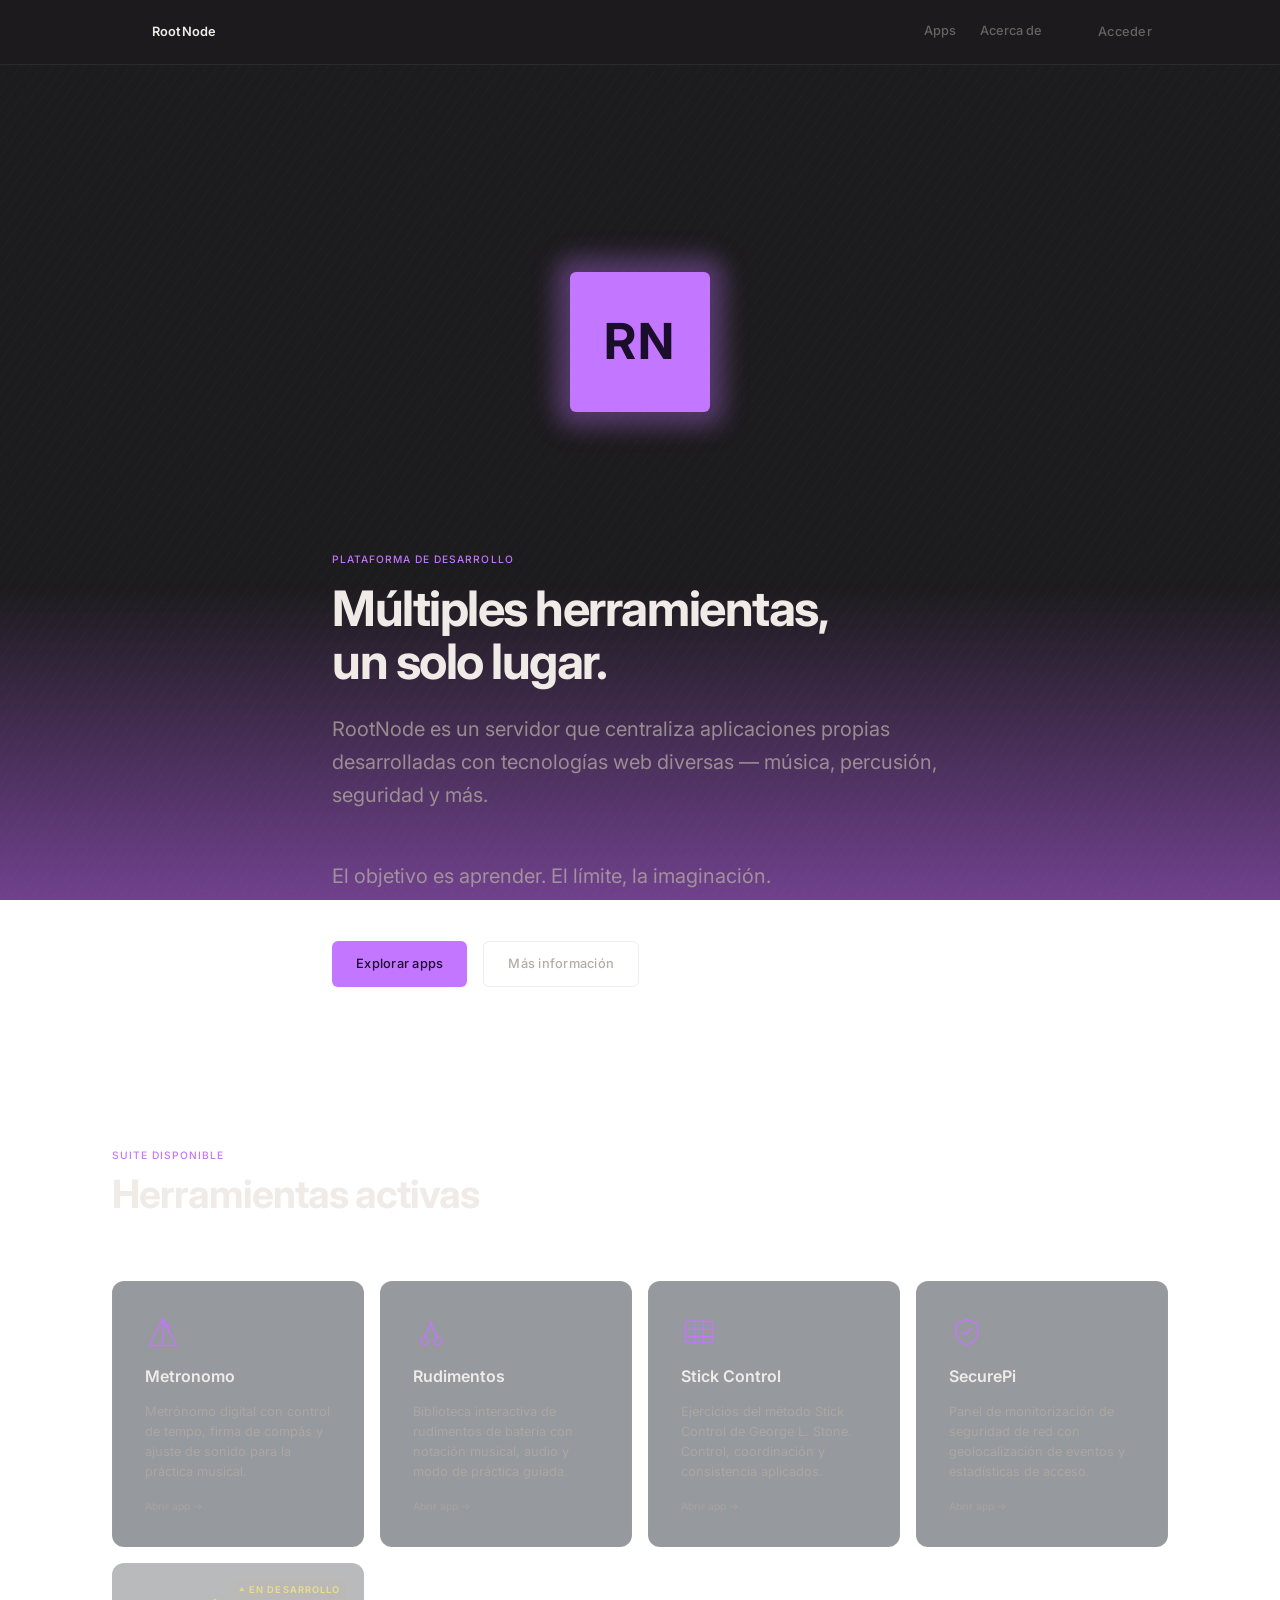
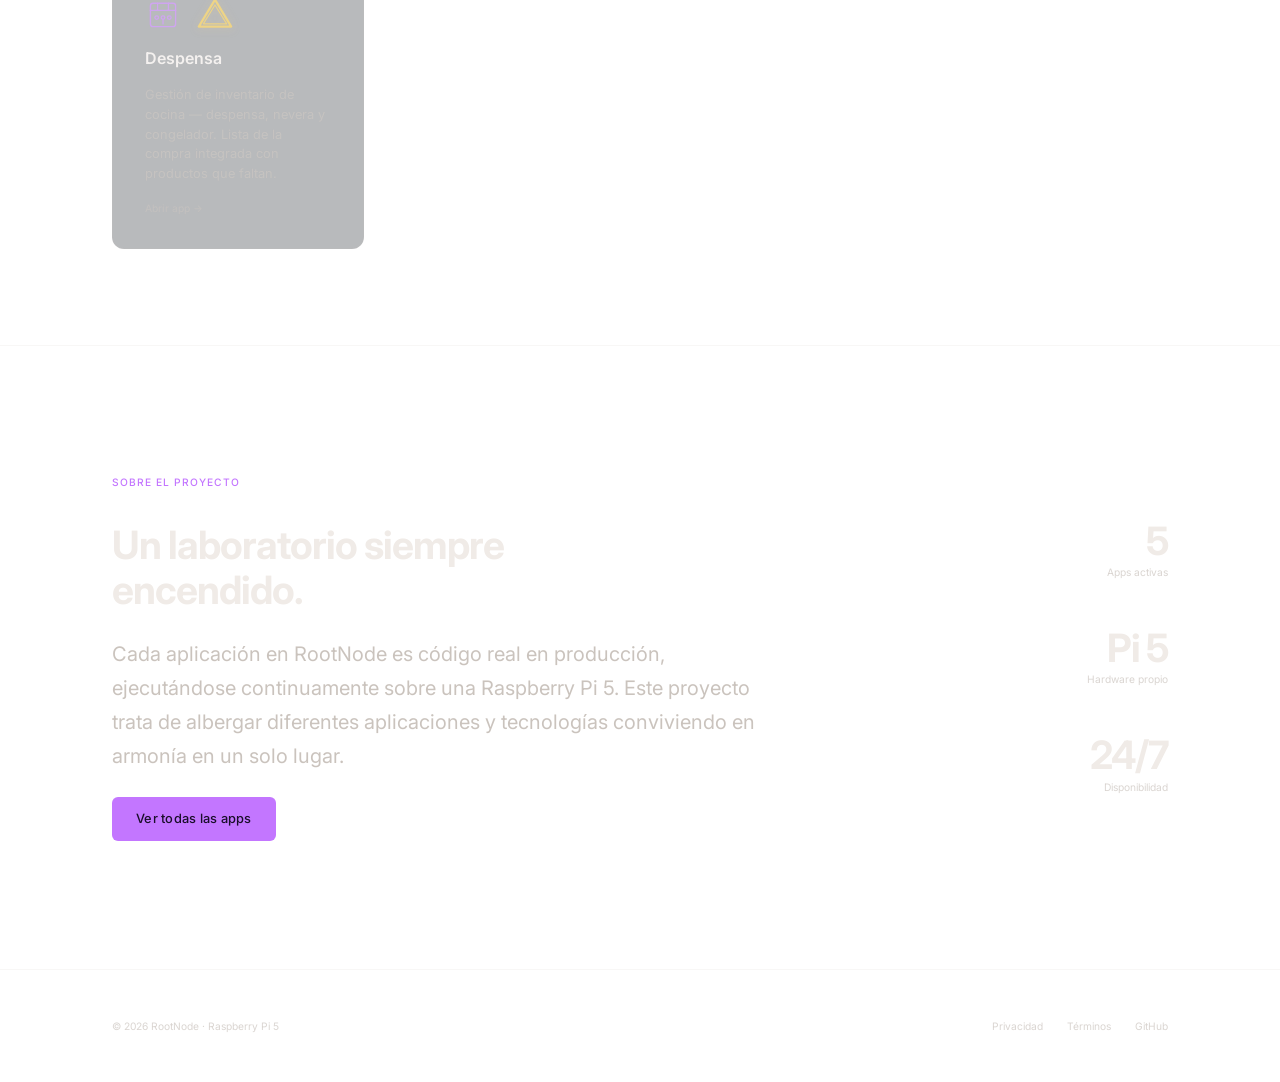
<file: index.html>
<!DOCTYPE html>
<html lang="es">
<head>
  <meta charset="UTF-8" />
  <meta name="viewport" content="width=device-width, initial-scale=1.0" />
  <meta name="description" content="RootNode — Plataforma personal de aplicaciones desarrolladas con tecnologías diversas, alojada en Raspberry Pi 5." />
  <title>RootNode</title>
  <link rel="icon" type="image/svg+xml" href="data:image/svg+xml,%3Csvg xmlns='http://www.w3.org/2000/svg' viewBox='0 0 32 32'%3E%3Crect width='32' height='32' rx='6' fill='%23c376ff'/%3E%3Ctext x='16' y='22' text-anchor='middle' font-family='Inter,Arial,sans-serif' font-weight='700' font-size='13' fill='%231a0e2a' letter-spacing='0.5'%3ERN%3C/text%3E%3C/svg%3E" />
  <link rel="preconnect" href="https://fonts.googleapis.com" />
  <link rel="preconnect" href="https://fonts.gstatic.com" crossorigin />
  <link href="https://fonts.googleapis.com/css2?family=Inter:wght@400;500;700&display=swap" rel="stylesheet" />
  <link rel="stylesheet" href="home/home.css" />
</head>
<body>

  <!-- ── Navigation ── -->
  <header class="nav" role="banner">
    <div class="nav__inner">
      <a href="/" class="nav__logo" aria-label="RootNode — inicio">
        <span class="nav__logo-mark" aria-hidden="true">RN</span>
        <span class="nav__logo-name">RootNode</span>
      </a>
      <nav class="nav__links" aria-label="Navegación principal">
        <a href="#apps" class="nav__link">Apps</a>
        <a href="#acerca" class="nav__link">Acerca de</a>
      </nav>
      <a href="#apps" class="btn btn--ghost nav__login">Acceder</a>
      <button class="nav__toggle" aria-label="Abrir menú" aria-expanded="false" aria-controls="nav-mobile">
        <span></span><span></span><span></span>
      </button>
    </div>
    <div class="nav__mobile" id="nav-mobile">
      <a href="#apps" class="nav__mobile-link">Apps</a>
      <a href="#acerca" class="nav__mobile-link">Acerca</a>
    </div>
  </header>

  <!-- Morph logo — JS animates from center to nav -->
  <div class="logo-morph" id="logo-morph" aria-hidden="true">RN</div>

  <main>

    <!-- ── Hero ── -->
    <section class="hero" aria-labelledby="hero-h1">
      <div class="hero__wrap">
        <p class="eyebrow">Plataforma de desarrollo</p>
        <h1 class="hero__title" id="hero-h1">Múltiples herramientas,<br>un solo lugar.</h1>
        <p class="hero__sub">
          RootNode es un servidor que centraliza
          aplicaciones propias desarrolladas con tecnologías web diversas — música,
          percusión, seguridad y más.
        </p>
        <p class="hero__sub"> El objetivo es aprender. El límite, la imaginación.</p>
        <div class="hero__actions">
          <a href="#apps" class="btn btn--primary">Explorar apps</a>
          <a href="#acerca" class="btn btn--outline">Más información</a>
        </div>
      </div>
    </section>

    <!-- ── Apps ── -->
    <section class="apps-sec" id="apps" aria-labelledby="apps-h2">
      <div class="container">
        <header class="section-head">
          <p class="eyebrow">Suite disponible</p>
          <h2 class="section-title" id="apps-h2">Herramientas activas</h2>
        </header>
        <div class="apps-grid">

          <a class="app-card" href="/metronomo/" aria-label="Abrir Metronomo">
            <svg class="app-card__icon" viewBox="0 0 40 40" fill="none" stroke="currentColor" stroke-width="1.5" stroke-linecap="round" stroke-linejoin="round" aria-hidden="true">
              <polygon points="20,5 35,35 5,35"/>
              <line x1="20" y1="5" x2="20" y2="35"/>
              <line x1="20" y1="13" x2="28" y2="13"/>
              <circle cx="26" cy="20" r="1.5" fill="currentColor" stroke="none"/>
            </svg>
            <h3 class="app-card__title">Metronomo</h3>
            <p class="app-card__desc">Metrónomo digital con control de tempo, firma de compás y ajuste de sonido para la práctica musical.</p>
            <span class="app-card__cta" aria-hidden="true">Abrir app →</span>
          </a>

          <a class="app-card" href="/rudimentos/" aria-label="Abrir Rudimentos">
            <svg class="app-card__icon" viewBox="0 0 40 40" fill="none" stroke="currentColor" stroke-width="1.5" stroke-linecap="round" aria-hidden="true">
              <circle cx="13" cy="30" r="4"/>
              <circle cx="27" cy="30" r="4"/>
              <line x1="13" y1="26" x2="21" y2="9"/>
              <line x1="27" y1="26" x2="19" y2="9"/>
            </svg>
            <h3 class="app-card__title">Rudimentos</h3>
            <p class="app-card__desc">Biblioteca interactiva de rudimentos de batería con notación musical, audio y modo de práctica guiada.</p>
            <span class="app-card__cta" aria-hidden="true">Abrir app →</span>
          </a>

          <a class="app-card" href="/stick-control/" aria-label="Abrir Stick Control">
            <svg class="app-card__icon" viewBox="0 0 40 40" fill="none" stroke="currentColor" stroke-width="1.5" stroke-linecap="round" aria-hidden="true">
              <rect x="5" y="8" width="30" height="24" rx="3"/>
              <line x1="5" y1="17" x2="35" y2="17"/>
              <line x1="5" y1="25" x2="35" y2="25"/>
              <line x1="15" y1="8" x2="15" y2="32"/>
              <line x1="25" y1="8" x2="25" y2="32"/>
            </svg>
            <h3 class="app-card__title">Stick Control</h3>
            <p class="app-card__desc">Ejercicios del método Stick Control de George L. Stone. Control, coordinación y consistencia aplicados.</p>
            <span class="app-card__cta" aria-hidden="true">Abrir app →</span>
          </a>

          <a class="app-card" href="/seguridad/" aria-label="Abrir SecurePi">
            <svg class="app-card__icon" viewBox="0 0 40 40" fill="none" stroke="currentColor" stroke-width="1.5" stroke-linecap="round" stroke-linejoin="round" aria-hidden="true">
              <path d="M20 6L32 11V22C32 29 20 35 20 35C20 35 8 29 8 22V11Z"/>
              <polyline points="15,20 18,23 25,16"/>
            </svg>
            <h3 class="app-card__title">SecurePi</h3>
            <p class="app-card__desc">Panel de monitorización de seguridad de red con geolocalización de eventos y estadísticas de acceso.</p>
            <span class="app-card__cta" aria-hidden="true">Abrir app →</span>
          </a>

          <a class="app-card app-card--wip" href="/despensa/" aria-label="Abrir Despensa">
            <span class="app-card__wip" aria-label="Aplicación en desarrollo">En desarrollo</span>
            <div class="app-card__icon-row">
              <svg class="app-card__icon" viewBox="0 0 40 40" fill="none" stroke="currentColor" stroke-width="1.5" stroke-linecap="round" stroke-linejoin="round" aria-hidden="true">
                <rect x="6" y="8" width="28" height="26" rx="3"/>
                <line x1="6" y1="16" x2="34" y2="16"/>
                <line x1="14" y1="8" x2="14" y2="16"/>
                <line x1="26" y1="8" x2="26" y2="16"/>
                <circle cx="13" cy="24" r="2"/>
                <circle cx="20" cy="24" r="2"/>
                <circle cx="27" cy="24" r="2"/>
                <line x1="20" y1="26" x2="20" y2="31"/>
              </svg>
              <svg class="app-card__yield" viewBox="0 0 40 40" fill="none" xmlns="http://www.w3.org/2000/svg" aria-hidden="true">
                <polygon points="20,4 2,34 38,34" fill="none" stroke="#f0c030" stroke-width="2.5" stroke-linejoin="round"/>
                <polygon points="20,10 7,31 33,31" fill="none" stroke="#f0c030" stroke-width="1.2" stroke-linejoin="round"/>
              </svg>
            </div>
            <h3 class="app-card__title">Despensa</h3>
            <p class="app-card__desc">Gestión de inventario de cocina — despensa, nevera y congelador. Lista de la compra integrada con productos que faltan.</p>
            <span class="app-card__cta" aria-hidden="true">Abrir app →</span>
          </a>

        </div>
      </div>
    </section>

    <!-- ── About / Final CTA ── -->
    <section class="about-sec" id="acerca" aria-labelledby="about-h2">
      <div class="container">
        <div class="about-inner">
          <div class="about-text">
            <p class="eyebrow">Sobre el proyecto</p>
            <h2 class="section-title" id="about-h2">Un laboratorio siempre<br>encendido.</h2>
            <p class="about-body">
              Cada aplicación en RootNode es código real en producción, ejecutándose
              continuamente sobre una Raspberry Pi 5. Este proyecto trata de albergar
              diferentes aplicaciones y tecnologías conviviendo en armonía en un solo lugar.
            </p>
            <a href="#apps" class="btn btn--primary">Ver todas las apps</a>
          </div>
          <div class="about-stats" aria-label="Estadísticas del proyecto">
            <div class="stat">
              <span class="stat__num">5</span>
              <span class="stat__label">Apps activas</span>
            </div>
            <div class="stat">
              <span class="stat__num">Pi&nbsp;5</span>
              <span class="stat__label">Hardware propio</span>
            </div>
            <div class="stat">
              <span class="stat__num">24/7</span>
              <span class="stat__label">Disponibilidad</span>
            </div>
          </div>
        </div>
      </div>
    </section>

  </main>

  <!-- ── Footer ── -->
  <footer class="footer" role="contentinfo">
    <div class="container footer__inner">
      <p class="footer__copy">© 2026 RootNode · Raspberry Pi 5</p>
      <nav class="footer__links" aria-label="Navegación de pie de página">
        <a href="#" class="footer__link">Privacidad</a>
        <a href="#" class="footer__link">Términos</a>
        <a href="#" class="footer__link">GitHub</a>
      </nav>
    </div>
  </footer>

  <script src="js/app.js" defer></script>

</body>
</html>
</file>
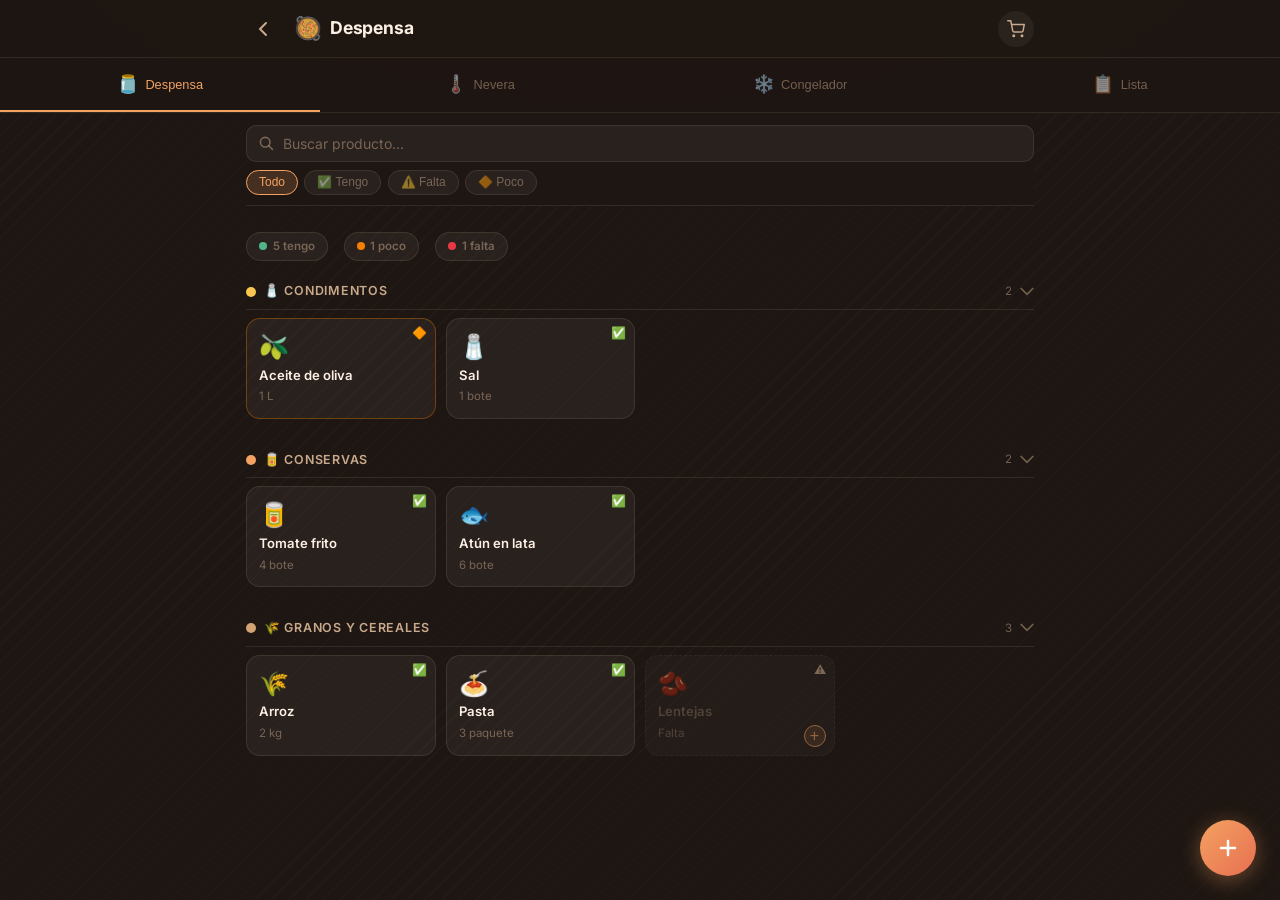
<file: despensa/index.html>
<!DOCTYPE html>
<html lang="es">
<head>
  <meta charset="UTF-8" />
  <meta name="viewport" content="width=device-width, initial-scale=1.0" />
  <meta name="description" content="Despensa — Gestión de inventario de cocina y lista de la compra." />
  <title>Despensa · RootNode</title>
  <link rel="icon" type="image/svg+xml" href="data:image/svg+xml,%3Csvg xmlns='http://www.w3.org/2000/svg' viewBox='0 0 32 32'%3E%3Crect width='32' height='32' rx='6' fill='%23f4a261'/%3E%3Ctext x='16' y='22' text-anchor='middle' font-family='Inter,Arial,sans-serif' font-weight='700' font-size='18' fill='%231a0e0a'%3E🥘%3C/text%3E%3C/svg%3E" />
  <link rel="preconnect" href="https://fonts.googleapis.com" />
  <link rel="preconnect" href="https://fonts.gstatic.com" crossorigin />
  <link href="https://fonts.googleapis.com/css2?family=Inter:wght@400;500;600;700&display=swap" rel="stylesheet" />
  <link rel="stylesheet" href="css/styles.css" />
</head>
<body>

  <!-- ── Header ── -->
  <header class="header">
    <div class="header__inner">
      <a href="/" class="header__back" aria-label="Volver a RootNode">
        <svg viewBox="0 0 20 20" fill="none" stroke="currentColor" stroke-width="2" stroke-linecap="round"><path d="M12 4L6 10l6 6"/></svg>
      </a>
      <div class="header__brand">
        <span class="header__icon" aria-hidden="true">🥘</span>
        <span class="header__title">Despensa</span>
      </div>
      <button class="btn--icon" id="btn-shopping-mode" title="Modo compra" aria-label="Activar modo compra">
        <svg viewBox="0 0 24 24" fill="none" stroke="currentColor" stroke-width="2" stroke-linecap="round" stroke-linejoin="round"><circle cx="9" cy="21" r="1"/><circle cx="20" cy="21" r="1"/><path d="M1 1h4l2.68 13.39a2 2 0 0 0 2 1.61h9.72a2 2 0 0 0 2-1.61L23 6H6"/></svg>
      </button>
    </div>
  </header>

  <!-- ── Zone Tabs ── -->
  <nav class="zone-tabs" role="tablist" aria-label="Zonas de almacenamiento">
    <button class="zone-tab active" role="tab" aria-selected="true"  data-zone="despensa"   aria-controls="panel-despensa">
      <span class="zone-tab__icon" aria-hidden="true">🫙</span>
      <span>Despensa</span>
    </button>
    <button class="zone-tab" role="tab" aria-selected="false" data-zone="nevera"    aria-controls="panel-nevera">
      <span class="zone-tab__icon" aria-hidden="true">🌡️</span>
      <span>Nevera</span>
    </button>
    <button class="zone-tab" role="tab" aria-selected="false" data-zone="congelador" aria-controls="panel-congelador">
      <span class="zone-tab__icon" aria-hidden="true">❄️</span>
      <span>Congelador</span>
    </button>
    <button class="zone-tab zone-tab--lista" role="tab" aria-selected="false" data-zone="lista" aria-controls="panel-lista">
      <span class="zone-tab__icon" aria-hidden="true">📋</span>
      <span>Lista</span>
      <span class="badge" id="badge-lista" hidden>0</span>
    </button>
  </nav>

  <!-- ── Main ── -->
  <main class="main">

    <!-- ── Search + Add bar ── -->
    <div class="toolbar" id="toolbar-inventory">
      <div class="search-wrap">
        <svg class="search-icon" viewBox="0 0 20 20" fill="none" stroke="currentColor" stroke-width="2" stroke-linecap="round" aria-hidden="true"><circle cx="9" cy="9" r="6"/><line x1="13.5" y1="13.5" x2="18" y2="18"/></svg>
        <input type="search" id="search-input" class="search-input" placeholder="Buscar producto…" autocomplete="off" />
      </div>
      <div class="toolbar__filters">
        <button class="filter-chip active" data-filter="all">Todo</button>
        <button class="filter-chip" data-filter="ok">✅ Tengo</button>
        <button class="filter-chip" data-filter="missing">⚠️ Falta</button>
        <button class="filter-chip" data-filter="low">🔶 Poco</button>
      </div>
    </div>

    <!-- ── Zone Panels ── -->
    <div class="panels">

      <!-- DESPENSA -->
      <section class="panel active" id="panel-despensa" role="tabpanel" aria-labelledby="tab-despensa">
        <div class="category-list" id="list-despensa"></div>
        <div class="empty-state" id="empty-despensa" hidden>
          <span class="empty-state__icon">🫙</span>
          <p>Despensa vacía. ¡Añade tu primer producto!</p>
        </div>
      </section>

      <!-- NEVERA -->
      <section class="panel" id="panel-nevera" role="tabpanel" aria-labelledby="tab-nevera">
        <div class="category-list" id="list-nevera"></div>
        <div class="empty-state" id="empty-nevera" hidden>
          <span class="empty-state__icon">🌡️</span>
          <p>Nevera vacía. ¡Añade tu primer producto!</p>
        </div>
      </section>

      <!-- CONGELADOR -->
      <section class="panel" id="panel-congelador" role="tabpanel" aria-labelledby="tab-congelador">
        <div class="category-list" id="list-congelador"></div>
        <div class="empty-state" id="empty-congelador" hidden>
          <span class="empty-state__icon">❄️</span>
          <p>Congelador vacío. ¡Añade tu primer producto!</p>
        </div>
      </section>

      <!-- LISTA DE LA COMPRA -->
      <section class="panel" id="panel-lista" role="tabpanel" aria-labelledby="tab-lista">
        <div class="lista-toolbar">
          <button class="btn btn--outline btn--sm" id="btn-add-from-missing">Importar productos que faltan</button>
          <button class="btn btn--ghost btn--sm" id="btn-clear-checked">Limpiar marcados</button>
          <button class="btn btn--ghost btn--sm" id="btn-share-list">Compartir</button>
        </div>
        <ul class="shopping-list" id="shopping-list">
          <li class="shopping-list__empty" id="shopping-empty">No hay productos en la lista.</li>
        </ul>
      </section>

    </div>

    <!-- ── FAB: Añadir producto ── -->
    <button class="fab" id="btn-add-product" aria-label="Añadir producto" title="Añadir producto">
      <svg viewBox="0 0 24 24" fill="none" stroke="currentColor" stroke-width="2.5" stroke-linecap="round"><line x1="12" y1="5" x2="12" y2="19"/><line x1="5" y1="12" x2="19" y2="12"/></svg>
    </button>

  </main>

  <!-- ══════════ MODAL: Añadir / Editar producto ══════════ -->
  <div class="modal-overlay" id="modal-product" role="dialog" aria-modal="true" aria-labelledby="modal-product-title" hidden>
    <div class="modal">
      <header class="modal__header">
        <h2 class="modal__title" id="modal-product-title">Añadir producto</h2>
        <button class="modal__close" id="modal-product-close" aria-label="Cerrar">
          <svg viewBox="0 0 20 20" fill="none" stroke="currentColor" stroke-width="2" stroke-linecap="round"><line x1="4" y1="4" x2="16" y2="16"/><line x1="16" y1="4" x2="4" y2="16"/></svg>
        </button>
      </header>
      <div class="modal__body">
        <input type="hidden" id="modal-product-id" />

        <div class="field">
          <label class="field__label" for="field-name">Nombre del producto</label>
          <input class="field__input" type="text" id="field-name" placeholder="Ej: Tomate frito, Leche entera…" autocomplete="off" />
        </div>

        <div class="field-row">
          <div class="field">
            <label class="field__label" for="field-zone">Zona</label>
            <select class="field__input field__select" id="field-zone">
              <option value="despensa">🫙 Despensa</option>
              <option value="nevera">🌡️ Nevera</option>
              <option value="congelador">❄️ Congelador</option>
            </select>
          </div>
          <div class="field">
            <label class="field__label" for="field-category">Categoría</label>
            <select class="field__input field__select" id="field-category">
              <option value="frutas">🍎 Frutas y verduras</option>
              <option value="lacteos">🥛 Lácteos y huevos</option>
              <option value="carnes">🥩 Carnes y pescados</option>
              <option value="conservas">🥫 Conservas</option>
              <option value="granos">🌾 Granos y cereales</option>
              <option value="condimentos">🧂 Condimentos y especias</option>
              <option value="bebidas">🧃 Bebidas</option>
              <option value="pan">🍞 Pan y repostería</option>
              <option value="precocinados">🍱 Precocinados</option>
              <option value="otros">📦 Otros</option>
            </select>
          </div>
        </div>

        <div class="field-row">
          <div class="field">
            <label class="field__label" for="field-qty">Cantidad</label>
            <div class="qty-wrap">
              <button type="button" class="qty-btn" id="qty-minus" aria-label="Restar">−</button>
              <input class="field__input qty-input" type="number" id="field-qty" min="0" step="1" value="1" />
              <button type="button" class="qty-btn" id="qty-plus" aria-label="Sumar">+</button>
            </div>
          </div>
          <div class="field">
            <label class="field__label" for="field-unit">Unidad</label>
            <select class="field__input field__select" id="field-unit">
              <option value="ud">ud.</option>
              <option value="kg">kg</option>
              <option value="g">g</option>
              <option value="L">L</option>
              <option value="ml">ml</option>
              <option value="bolsa">bolsa</option>
              <option value="bote">bote</option>
              <option value="paquete">paquete</option>
            </select>
          </div>
        </div>

        <div class="field-row">
          <div class="field">
            <label class="field__label" for="field-status">Estado</label>
            <select class="field__input field__select" id="field-status">
              <option value="ok">✅ Tengo</option>
              <option value="low">🔶 Queda poco</option>
              <option value="missing">⚠️ Falta</option>
            </select>
          </div>
          <div class="field">
            <label class="field__label" for="field-expiry">Caduca (opcional)</label>
            <input class="field__input" type="date" id="field-expiry" />
          </div>
        </div>

        <div class="field">
          <label class="field__label" for="field-notes">Notas</label>
          <input class="field__input" type="text" id="field-notes" placeholder="Ej: Marca preferida, sin gluten…" />
        </div>
      </div>
      <footer class="modal__footer">
        <button class="btn btn--ghost" id="modal-product-delete" hidden>Eliminar</button>
        <div class="modal__footer-right">
          <button class="btn btn--outline" id="modal-product-cancel">Cancelar</button>
          <button class="btn btn--primary" id="modal-product-save">Guardar</button>
        </div>
      </footer>
    </div>
  </div>

  <!-- ══════════ MODAL: Añadir ítem a lista ══════════ -->
  <div class="modal-overlay" id="modal-listitem" role="dialog" aria-modal="true" aria-labelledby="modal-listitem-title" hidden>
    <div class="modal modal--sm">
      <header class="modal__header">
        <h2 class="modal__title" id="modal-listitem-title">Añadir a la lista</h2>
        <button class="modal__close" id="modal-listitem-close" aria-label="Cerrar">
          <svg viewBox="0 0 20 20" fill="none" stroke="currentColor" stroke-width="2" stroke-linecap="round"><line x1="4" y1="4" x2="16" y2="16"/><line x1="16" y1="4" x2="4" y2="16"/></svg>
        </button>
      </header>
      <div class="modal__body">
        <div class="field">
          <label class="field__label" for="listitem-name">Producto</label>
          <input class="field__input" type="text" id="listitem-name" placeholder="Ej: Pan de molde, Aceite…" autocomplete="off" />
        </div>
        <div class="field-row">
          <div class="field">
            <label class="field__label" for="listitem-qty">Cantidad</label>
            <input class="field__input" type="text" id="listitem-qty" placeholder="2 kg, 1 bote…" />
          </div>
        </div>
      </div>
      <footer class="modal__footer">
        <div class="modal__footer-right">
          <button class="btn btn--outline" id="modal-listitem-cancel">Cancelar</button>
          <button class="btn btn--primary" id="modal-listitem-save">Añadir</button>
        </div>
      </footer>
    </div>
  </div>

  <!-- ══════════ TOAST ══════════ -->
  <div class="toast-container" id="toast-container" aria-live="polite"></div>

  <script src="js/data.js"></script>
  <script src="js/app.js"></script>

</body>
</html>
</file>
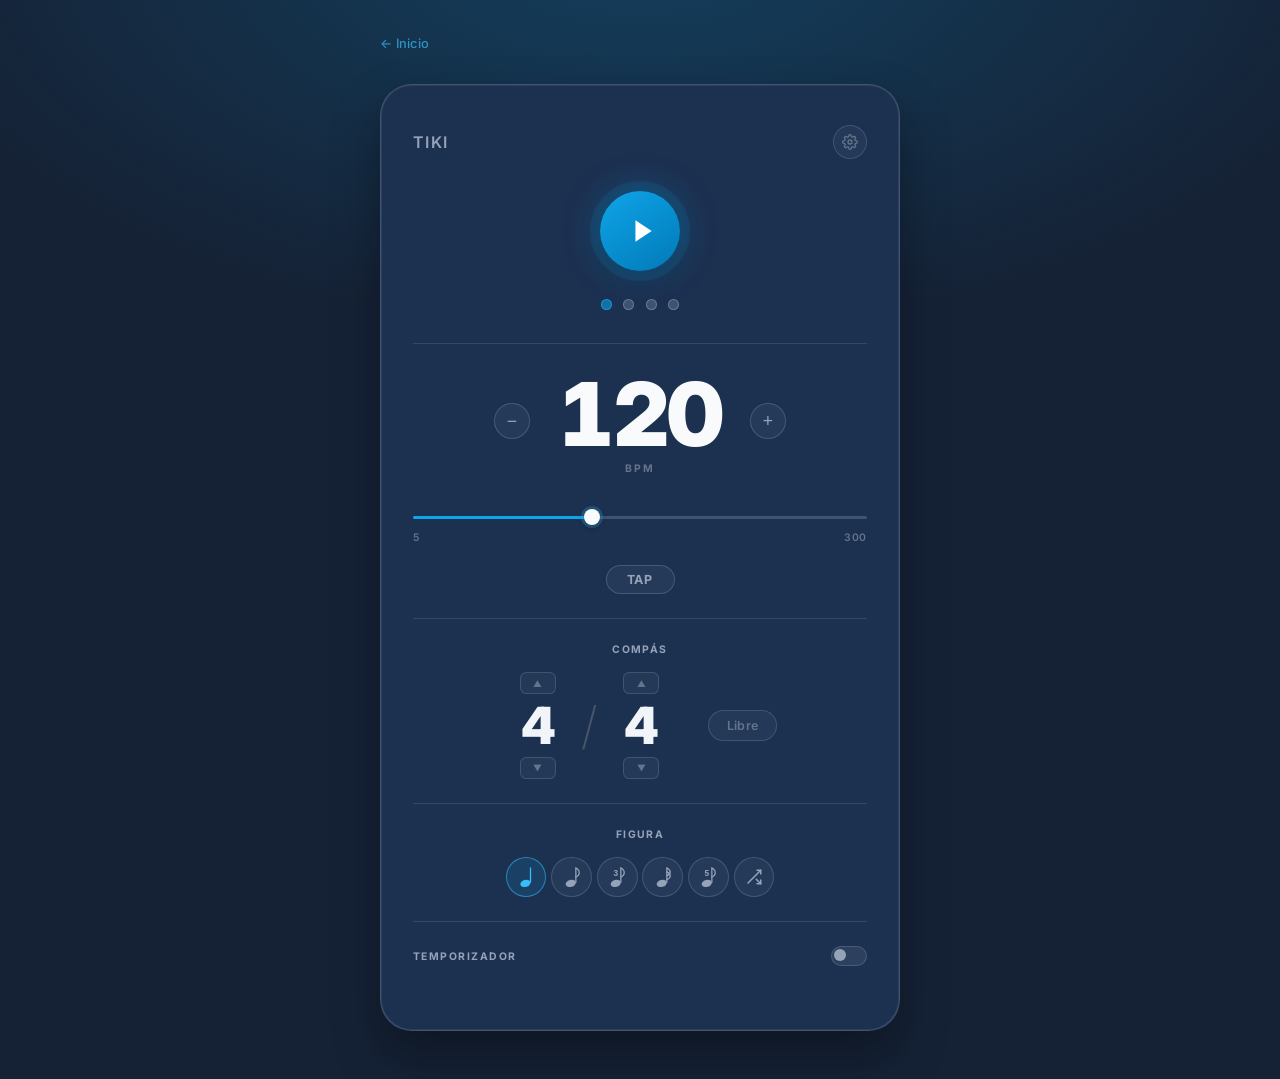
<file: metronomo/index.html>
<!DOCTYPE html>
<html lang="es">
<head>
  <meta charset="UTF-8" />
  <meta name="viewport" content="width=device-width, initial-scale=1.0" />
  <title>Tiki &mdash; migueguay</title>
  <link rel="preconnect" href="https://fonts.googleapis.com">
  <link rel="preconnect" href="https://fonts.gstatic.com" crossorigin>
  <link href="https://fonts.googleapis.com/css2?family=Inter:wght@400;500;600;700;800;900&display=swap" rel="stylesheet">
  <link rel="stylesheet" href="css/styles.css" />
</head>
<body>
  <div class="nav"><a href="/">&#8592; Inicio</a></div>
  <div class="card">
    <div class="card-top">
      <h1>Tiki</h1>
      <button class="gear-btn" id="gear-btn" title="Ajustes">
        <svg class="icon-gear" width="16" height="16" viewBox="0 0 24 24" fill="none" stroke="currentColor" stroke-width="2" stroke-linecap="round" stroke-linejoin="round">
          <circle cx="12" cy="12" r="3"/>
          <path d="M19.4 15a1.65 1.65 0 0 0 .33 1.82l.06.06a2 2 0 0 1-2.83 2.83l-.06-.06a1.65 1.65 0 0 0-1.82-.33 1.65 1.65 0 0 0-1 1.51V21a2 2 0 0 1-4 0v-.09A1.65 1.65 0 0 0 9 19.4a1.65 1.65 0 0 0-1.82.33l-.06.06a2 2 0 0 1-2.83-2.83l.06-.06A1.65 1.65 0 0 0 4.68 15a1.65 1.65 0 0 0-1.51-1H3a2 2 0 0 1 0-4h.09A1.65 1.65 0 0 0 4.6 9a1.65 1.65 0 0 0-.33-1.82l-.06-.06a2 2 0 0 1 2.83-2.83l.06.06A1.65 1.65 0 0 0 9 4.68a1.65 1.65 0 0 0 1-1.51V3a2 2 0 0 1 4 0v.09a1.65 1.65 0 0 0 1 1.51 1.65 1.65 0 0 0 1.82-.33l.06-.06a2 2 0 0 1 2.83 2.83l-.06.06A1.65 1.65 0 0 0 19.4 9a1.65 1.65 0 0 0 1.51 1H21a2 2 0 0 1 0 4h-.09a1.65 1.65 0 0 0-1.51 1z"/>
        </svg>
        <svg class="icon-back" width="15" height="15" viewBox="0 0 24 24" fill="none" stroke="currentColor" stroke-width="2.2" stroke-linecap="round" stroke-linejoin="round">
          <path d="M19 12H5M12 5l-7 7 7 7"/>
        </svg>
      </button>
    </div>

    <!-- ── Vista de ajustes ── -->
    <div id="settings-view">
      <div class="settings-section">
        <div class="settings-section-label">Sonido del metrónomo</div>
        <div id="sound-picker" class="sound-picker">
          <button class="sound-picker-btn" id="sound-picker-btn" type="button">
            <span class="sound-picker-icon" id="sound-picker-icon"></span>
            <span class="sound-picker-label" id="sound-picker-label"></span>
            <svg class="sound-picker-chevron" viewBox="0 0 24 24" fill="none" stroke="currentColor" stroke-width="2.5" stroke-linecap="round" stroke-linejoin="round"><polyline points="6 9 12 15 18 9"/></svg>
          </button>
          <div class="sound-dropdown" id="sound-dropdown"></div>
        </div>
      </div>
      <div class="settings-section">
        <div class="settings-section-label">Apariencia</div>
        <div class="theme-row">
          <span class="theme-row-label">
            <span class="theme-icon" id="theme-icon">🌙</span>
            <span id="theme-label">Modo oscuro</span>
          </span>
          <label class="toggle">
            <input type="checkbox" id="theme-toggle" />
            <span class="toggle-track"></span>
            <span class="toggle-thumb"></span>
          </label>
        </div>
      </div>
    </div>

    <!-- ── Vista principal del metrónomo ── -->
    <div id="metro-view">

      <div class="section" style="padding-top:0; border-top:none;">
        <div class="pendulum-wrap" id="pendulum-wrap">
          <button class="play-btn" id="btn-start" title="Iniciar">
            <svg width="26" height="26" viewBox="0 0 24 24" fill="currentColor"><polygon points="5,2 20,12 5,22"/></svg>
          </button>
          <div class="pendulum-line" id="pendulum"></div>
        </div>
        <div class="beats" id="beats" style="margin-top:1.25rem;"></div>
      </div>

      <div class="section">
        <div class="bpm-wrap">
          <div class="bpm-row">
            <button class="bpm-btn" id="btn-minus">&#8722;</button>
            <div class="bpm-center">
              <div class="bpm-number" id="bpm-display" contenteditable="true" spellcheck="false">120</div>
              <div class="bpm-unit">BPM</div>
            </div>
            <button class="bpm-btn" id="btn-plus">+</button>
          </div>
          <div class="slider-wrap" style="margin-top:1.25rem;">
            <input type="range" id="bpm-slider" min="5" max="300" value="120" />
            <div class="slider-limits"><span>5</span><span>300</span></div>
          </div>
          <div style="margin-top:0.85rem; display:flex; justify-content:center;">
            <button class="btn-tap" id="btn-tap">TAP</button>
          </div>
        </div>
      </div>

      <div class="section">
        <div class="section-label">Compás</div>
        <div class="ts-wrap">
          <div class="ts-display" id="ts-display">
            <div class="ts-col">
              <button class="ts-arrow" id="num-up">&#9650;</button>
              <span class="ts-number" id="ts-num">4</span>
              <button class="ts-arrow" id="num-down">&#9660;</button>
            </div>
            <div class="ts-slash">/</div>
            <div class="ts-col">
              <button class="ts-arrow" id="den-up">&#9650;</button>
              <span class="ts-number" id="ts-den">4</span>
              <button class="ts-arrow" id="den-down">&#9660;</button>
            </div>
          </div>
          <button class="ts-libre-btn" id="ts-libre">Libre</button>
        </div>
      </div>

      <div class="section">
        <div class="section-label">Figura</div>
        <div class="note-sel" id="note-sel">

          <button class="note-btn active" data-sub="1">
            <svg width="18" height="24" viewBox="0 0 28 36">
              <ellipse cx="13" cy="28" rx="8" ry="5.5" fill="currentColor" transform="rotate(-15 13 28)"/>
              <line x1="21" y1="26" x2="21" y2="4" stroke="currentColor" stroke-width="2" stroke-linecap="round"/>
            </svg>
            <span class="nname">Negra</span>
            <span class="nsub">1 tiempo</span>
          </button>

          <button class="note-btn" data-sub="2">
            <svg width="18" height="24" viewBox="0 0 28 36">
              <ellipse cx="12" cy="28" rx="8" ry="5.5" fill="currentColor" transform="rotate(-15 12 28)"/>
              <line x1="20" y1="26" x2="20" y2="4" stroke="currentColor" stroke-width="2" stroke-linecap="round"/>
              <path d="M20 4 C28 8, 26 16, 20 18" fill="none" stroke="currentColor" stroke-width="2" stroke-linecap="round"/>
            </svg>
            <span class="nname">Corchea</span>
            <span class="nsub">÷ 2</span>
          </button>

          <button class="note-btn" data-sub="3">
            <svg width="18" height="24" viewBox="0 0 28 36">
              <ellipse cx="12" cy="28" rx="8" ry="5.5" fill="currentColor" transform="rotate(-15 12 28)"/>
              <line x1="20" y1="26" x2="20" y2="4" stroke="currentColor" stroke-width="2" stroke-linecap="round"/>
              <path d="M20 4 C28 8, 26 16, 20 18" fill="none" stroke="currentColor" stroke-width="2" stroke-linecap="round"/>
              <text x="12" y="16" text-anchor="middle" font-size="13" font-weight="800" fill="currentColor" font-family="sans-serif">3</text>
            </svg>
            <span class="nname">Tresillo</span>
            <span class="nsub">÷ 3</span>
          </button>

          <button class="note-btn" data-sub="4">
            <svg width="18" height="24" viewBox="0 0 28 36">
              <ellipse cx="12" cy="28" rx="8" ry="5.5" fill="currentColor" transform="rotate(-15 12 28)"/>
              <line x1="20" y1="26" x2="20" y2="4" stroke="currentColor" stroke-width="2" stroke-linecap="round"/>
              <path d="M20 4 C28 8, 26 14, 20 16" fill="none" stroke="currentColor" stroke-width="2" stroke-linecap="round"/>
              <path d="M20 10 C28 14, 26 20, 20 22" fill="none" stroke="currentColor" stroke-width="2" stroke-linecap="round"/>
            </svg>
            <span class="nname">Semicorchea</span>
            <span class="nsub">÷ 4</span>
          </button>

          <button class="note-btn" data-sub="5">
            <svg width="18" height="24" viewBox="0 0 28 36">
              <ellipse cx="12" cy="28" rx="8" ry="5.5" fill="currentColor" transform="rotate(-15 12 28)"/>
              <line x1="20" y1="26" x2="20" y2="4" stroke="currentColor" stroke-width="2" stroke-linecap="round"/>
              <path d="M20 4 C28 8, 26 16, 20 18" fill="none" stroke="currentColor" stroke-width="2" stroke-linecap="round"/>
              <text x="12" y="16" text-anchor="middle" font-size="13" font-weight="800" fill="currentColor" font-family="sans-serif">5</text>
            </svg>
            <span class="nname">Quintillo</span>
            <span class="nsub">÷ 5</span>
          </button>

          <button class="note-btn" id="btn-random" data-sub="random">
            <svg width="18" height="18" viewBox="0 0 24 24" fill="none" stroke="currentColor" stroke-width="2" stroke-linecap="round" stroke-linejoin="round">
              <polyline points="16 3 21 3 21 8"/>
              <line x1="4" y1="20" x2="21" y2="3"/>
              <polyline points="21 16 21 21 16 21"/>
              <line x1="15" y1="15" x2="21" y2="21"/>
            </svg>
            <span class="nname">Random</span>
            <span class="nsub">aleatorio</span>
          </button>

        </div>
      </div>

      <div class="section">
        <div class="timer-header">
          <div class="section-label" style="margin-bottom:0;">Temporizador</div>
          <label class="toggle">
            <input type="checkbox" id="timer-toggle" />
            <span class="toggle-track"></span>
            <span class="toggle-thumb"></span>
          </label>
        </div>
        <div class="timer-body" id="timer-body">
          <div class="timer-presets">
            <button class="preset-btn" data-s="300">5 min</button>
            <button class="preset-btn" data-s="600">10 min</button>
            <button class="preset-btn" data-s="900">15 min</button>
            <button class="preset-btn" data-s="1800">30 min</button>
            <button class="preset-btn" data-s="3600">1 h</button>
            <button class="preset-btn" data-s="5400">1 h 30</button>
            <button class="preset-btn" data-s="7200">2 h</button>
          </div>
          <div class="timer-fields">
            <div class="timer-field">
              <div class="field-spin">
                <button class="spin-btn" data-field="hr" data-dir="1">&#9650;</button>
                <input class="field-val" id="timer-hr" type="number" value="0" min="0" max="23" />
                <button class="spin-btn" data-field="hr" data-dir="-1">&#9660;</button>
              </div>
              <label>h</label>
            </div>
            <span class="timer-sep">:</span>
            <div class="timer-field">
              <div class="field-spin">
                <button class="spin-btn" data-field="min" data-dir="1">&#9650;</button>
                <input class="field-val" id="timer-min" type="number" value="5" min="0" max="59" />
                <button class="spin-btn" data-field="min" data-dir="-1">&#9660;</button>
              </div>
              <label>min</label>
            </div>
            <span class="timer-sep">:</span>
            <div class="timer-field">
              <div class="field-spin">
                <button class="spin-btn" data-field="sec" data-dir="1">&#9650;</button>
                <input class="field-val" id="timer-sec" type="number" value="0" min="0" max="59" />
                <button class="spin-btn" data-field="sec" data-dir="-1">&#9660;</button>
              </div>
              <label>seg</label>
            </div>
          </div>
          <div class="timer-countdown" id="timer-countdown">00:05:00</div>
          <div class="timer-progress"><div class="timer-progress-bar" id="timer-bar"></div></div>
        </div>
      </div>

    </div><!-- /#metro-view -->

  </div><!-- /.card -->

  <script type="module" src="js/app.js"></script>
</body>
</html>
</file>
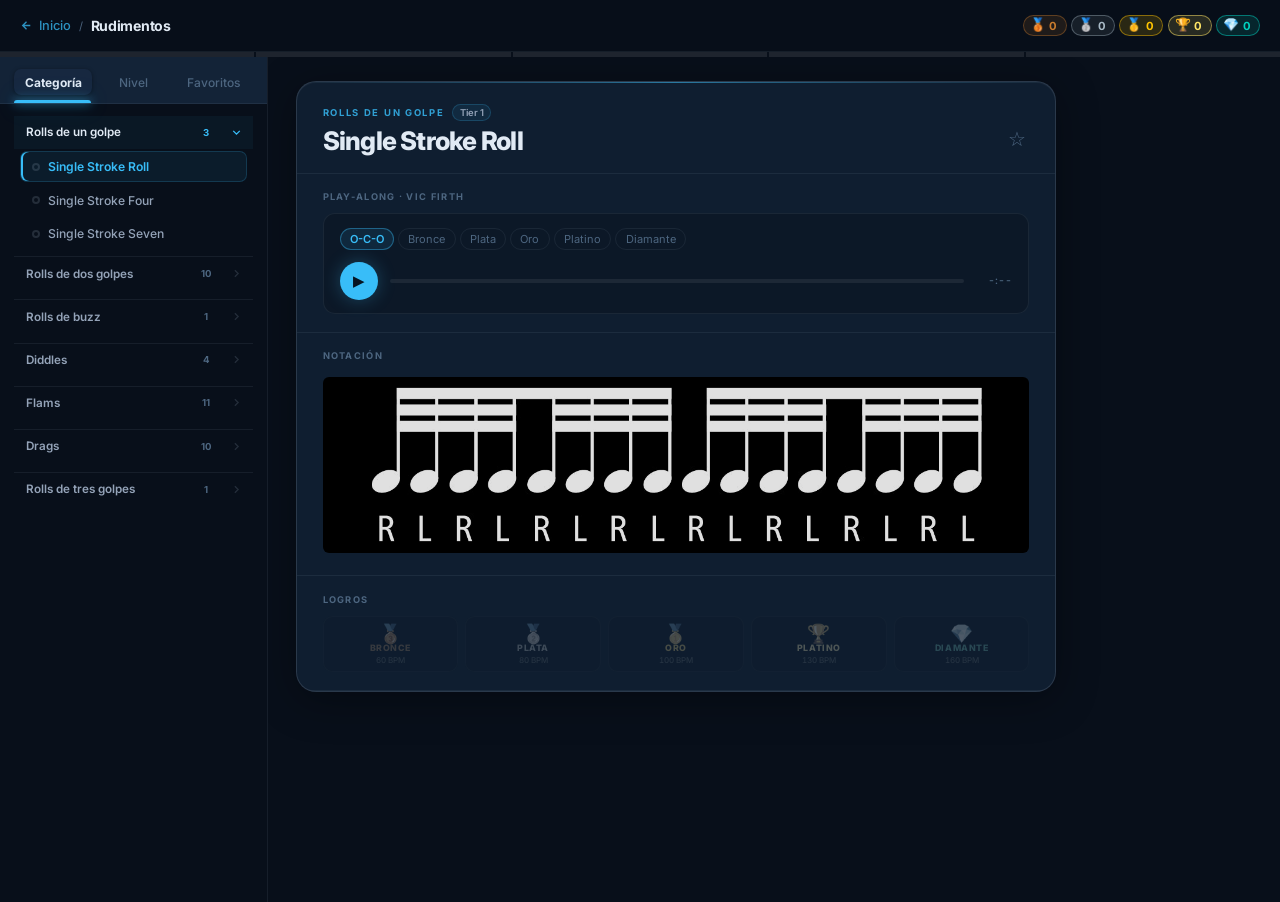
<file: rudimentos/index.html>
<!DOCTYPE html>
<html lang="es">
<head>
  <meta charset="UTF-8"/>
  <meta name="viewport" content="width=device-width, initial-scale=1.0"/>
  <title>Rudimentos de Batería</title>
  <link rel="preconnect" href="https://fonts.googleapis.com"/>
  <link rel="preconnect" href="https://fonts.gstatic.com" crossorigin/>
  <link href="https://fonts.googleapis.com/css2?family=Inter:wght@400;500;600;700;800&display=swap" rel="stylesheet"/>
  <link rel="stylesheet" href="css/styles.css"/>
</head>
<body>

<!-- TOP BAR -->
<header class="top-bar">
  <a class="top-bar-back" href="/">
    <svg width="13" height="13" viewBox="0 0 24 24" fill="none" stroke="currentColor" stroke-width="2.5"><path d="M19 12H5M12 5l-7 7 7 7"/></svg>
    Inicio
  </a>
  <span class="top-bar-sep">/</span>
  <span class="top-bar-title">Rudimentos</span>
  <div class="top-bar-prog">
    <div class="prog-pills">
      <span class="prog-pill bronze"   id="ppBronze" ><span class="pp-icon">🥉</span><span id="cBronze">0</span></span>
      <span class="prog-pill silver"   id="ppSilver" ><span class="pp-icon">🥈</span><span id="cSilver">0</span></span>
      <span class="prog-pill gold"     id="ppGold"   ><span class="pp-icon">🥇</span><span id="cGold">0</span></span>
      <span class="prog-pill platinum" id="ppPlat"   ><span class="pp-icon">🏆</span><span id="cPlat">0</span></span>
      <span class="prog-pill diamond"  id="ppDiamond"><span class="pp-icon">💎</span><span id="cDiamond">0</span></span>
    </div>
  </div>
</header>

<!-- THIN PROGRESS BAR -->
<div class="top-prog-bar">
  <div class="tpb-seg bronze"  ><div class="tpb-fill" id="pbBronze"  style="width:0%"></div></div>
  <div class="tpb-seg silver"  ><div class="tpb-fill" id="pbSilver"  style="width:0%"></div></div>
  <div class="tpb-seg gold"    ><div class="tpb-fill" id="pbGold"    style="width:0%"></div></div>
  <div class="tpb-seg platinum"><div class="tpb-fill" id="pbPlat"    style="width:0%"></div></div>
  <div class="tpb-seg diamond" ><div class="tpb-fill" id="pbDiamond" style="width:0%"></div></div>
</div>

<!-- MOBILE BOTTOM NAV -->
<nav class="bottom-nav" id="bottomNav">
  <button class="bnav-tab active" id="bnavCateg">
    <span class="bnav-icon">🎵</span>
    <span class="bnav-label">Categoría</span>
  </button>
  <button class="bnav-tab" id="bnavTier">
    <span class="bnav-icon">⭐</span>
    <span class="bnav-label">Nivel</span>
  </button>
  <button class="bnav-tab" id="bnavFavs">
    <span class="bnav-icon">☆</span>
    <span class="bnav-label">Favoritos</span>
  </button>
</nav>

<!-- MOBILE SHEET -->
<div class="mob-sheet-backdrop" id="mobSheetBackdrop"></div>
<div class="mob-sheet" id="mobSheet">
  <div class="mob-sheet-handle"></div>
  <div class="mob-sheet-head">
    <span class="mob-sheet-title" id="mobSheetTitle">Categoría</span>
    <button class="mob-sheet-close" id="mobSheetClose" aria-label="Cerrar">
      <svg width="10" height="10" viewBox="0 0 24 24" fill="none" stroke="currentColor" stroke-width="2.5"><path d="M18 6L6 18M6 6l12 12"/></svg>
    </button>
  </div>
  <div class="mob-sheet-body" id="mobSheetBody"></div>
</div>

<!-- APP LAYOUT -->
<div class="app-layout" id="appLayout">

  <!-- SIDEBAR (desktop only) -->
  <aside class="sidebar">
    <div class="sidebar-inner">
      <div class="sidebar-tabs">
        <button class="s-tab active" id="vtCateg">Categoría</button>
        <button class="s-tab"        id="vtTier">Nivel</button>
        <button class="s-tab"        id="vtFavs">Favoritos</button>
        <div class="s-tab-ind" id="sTabInd"></div>
      </div>
      <div class="fav-start-row" id="favStartRow"></div>
      <div class="sidebar-list" id="sidebarList">
        <div id="categPanel">
          <div id="categAccordion" class="acc-list"></div>
        </div>
        <div id="tierPanel" style="display:none"><div id="tierBlocks"></div></div>
        <div id="favsPanel" style="display:none"></div>
      </div>
    </div>
  </aside>

  <!-- DETAIL AREA -->
  <main class="detail-area">
    <div class="detail-card" id="detailCard">
      <div class="dc-header">
        <div class="dc-meta">
          <span class="dc-cat"  id="rudCatLabel"></span>
          <span class="dc-tier" id="rudTierBadge"></span>
        </div>
        <div class="dc-title-row">
          <h1 class="dc-name" id="rudName"></h1>
          <button class="fav-btn" id="favBtn" title="Añadir a favoritos">☆</button>
        </div>
      </div>

      <div class="dc-section" id="audioSection" style="display:none">
        <div class="dc-section-label">Play-along · Vic Firth</div>
        <div class="audio-player" id="audioPlayer"></div>
      </div>

      <div class="dc-section">
        <div class="dc-section-label">Notación</div>
        <div class="staff-wrap" id="staffWrap"></div>
      </div>

      <div class="dc-section">
        <div class="dc-section-label">Logros</div>
        <div class="achievements-strip" id="levelStrip"></div>
      </div>

      <div class="fav-nav-row">
        <button class="fav-arrow" id="cardPrev" aria-label="Anterior">
          <svg width="14" height="14" viewBox="0 0 24 24" fill="none" stroke="currentColor" stroke-width="2.5"><path d="M15 18l-6-6 6-6"/></svg>
        </button>
        <span class="fav-counter" id="favCounter"></span>
        <button class="fav-arrow" id="cardNext" aria-label="Siguiente">
          <svg width="14" height="14" viewBox="0 0 24 24" fill="none" stroke="currentColor" stroke-width="2.5"><path d="M9 18l6-6-6-6"/></svg>
        </button>
      </div>
    </div>
  </main>

</div>

<script type="module" src="js/app.js"></script>
</body>
</html>
</file>
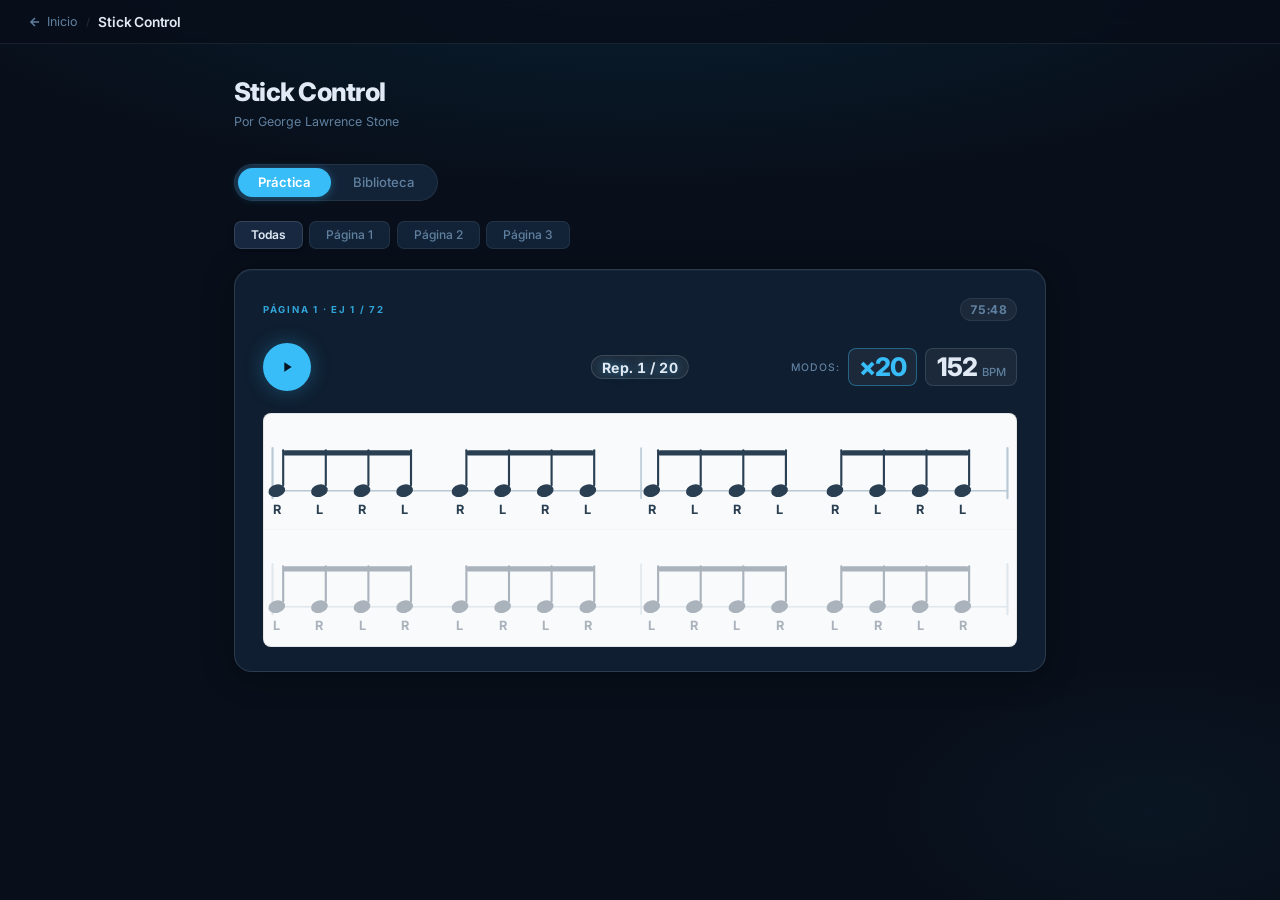
<file: stick-control/index.html>
<!DOCTYPE html>
<html lang="es">
<head>
  <meta charset="UTF-8" />
  <meta name="viewport" content="width=device-width, initial-scale=1.0" />
  <title>Stick Control — Práctica</title>
  <link rel="preconnect" href="https://fonts.googleapis.com" />
  <link rel="preconnect" href="https://fonts.gstatic.com" crossorigin />
  <link href="https://fonts.googleapis.com/css2?family=Inter:wght@400;500;600;700;800&display=swap" rel="stylesheet">
  <link rel="stylesheet" href="css/styles.css" />
</head>
<body>
<nav>
  <a href="/">
    <svg width="14" height="14" viewBox="0 0 24 24" fill="none" stroke="currentColor" stroke-width="2.5"><path d="M19 12H5M12 5l-7 7 7 7"/></svg>
    Inicio
  </a>
  <span class="sep">/</span>
  <span class="title">Stick Control</span>
</nav>

<div class="app">
  <h1 class="page-title">Stick Control</h1>
  <p class="page-subtitle">Por George Lawrence Stone</p>

  <div class="view-toggle" id="viewToggle">
    <button class="view-toggle-btn active" data-view="practica" onclick="setViewMode('practica')">Práctica</button>
    <button class="view-toggle-btn" data-view="biblioteca" onclick="setViewMode('biblioteca')">Biblioteca</button>
  </div>

  <div class="page-picker" id="pagePicker"></div>

  <div class="card-nav">
    <div class="practice-card" id="practiceCard">
      <div class="card-inner">
        <div class="pattern-header">
          <div class="pattern-ex" id="patternEx"></div>
          <div class="session-timer" id="sessionTimer">--:--</div>
        </div>
        <div class="controls">
          <div class="play-row">
            <button class="play-btn" id="playBtn" onclick="togglePlay()">
              <svg width="16" height="16" viewBox="0 0 24 24" fill="currentColor"><path d="M8 5v14l11-7z"/></svg>
            </button>
            <div class="metronome-info">
              <div class="loop-counter" id="modeCounter"></div>
              <svg class="wait-ring" id="waitRing" viewBox="0 0 36 36" width="36" height="36">
                <circle class="wait-ring-bg" cx="18" cy="18" r="15"/>
                <circle class="wait-ring-fill" id="waitRingFill" cx="18" cy="18" r="15"/>
              </svg>
            </div>
            <button class="repeat-btn" id="repeatBtn" onclick="requestRepeat()">&#x21A9; Repetir</button>
            <div class="right-controls">
              <div id="modeControls">
                <span class="mode-label">Modos:</span>
                <div class="bpm-trigger-wrap">
                  <button class="bpm-trigger" id="modeTrigger" onclick="toggleModeDropdown(event)">
                    <span id="modeDisplay">Modo</span>
                  </button>
                  <div class="bpm-dropdown" id="modeDropdown">
                    <button class="mode-opt" data-mode="reps20" onclick="setMode('reps20')">20 repeticiones</button>
                    <button class="mode-opt" data-mode="wait2" onclick="setMode('wait2')">Espera 2 compases</button>
                    <button class="mode-opt" data-mode="wait4" onclick="setMode('wait4')">Espera 4 compases</button>
                  </div>
                </div>
              </div>
              <div class="bpm-trigger-wrap">
                <button class="bpm-trigger" id="bpmTrigger" onclick="toggleBpmDropdown(event)">
                  <span id="bpmDisplay">152</span><span class="bpm-unit"> BPM</span>
                </button>
                <div class="bpm-dropdown" id="bpmDropdown">
                  <input type="range" id="bpmSlider" min="30" max="220" value="152" oninput="setBpm(+this.value)">
                  <div class="tempo-presets" id="tempoPresets"></div>
                </div>
              </div>
            </div>
          </div>
        </div>
        <div class="exercises-stack" id="exercisesStack">
          <div id="countdownOverlay" class="countdown-overlay" aria-hidden="true"></div>
          <div class="beat-display" id="beatDisplay"></div>
          <div class="beat-display" id="beatDisplayNext"></div>
        </div>
      </div>
    </div>
  </div>
  <div class="library-panel" id="libraryPanel"></div>
</div>

<!-- Session complete overlay -->
<div id="completionOverlay" class="completion-overlay" aria-hidden="true">
  <div class="completion-msg">
    <div class="completion-icon">🥁</div>
    <div class="completion-title">¡Sesión completada!</div>
    <div class="completion-sub">Todos los ejercicios realizados</div>
  </div>
</div>
<canvas id="confettiCanvas" class="confetti-canvas"></canvas>

<script src="js/app.js" defer></script>
</body>
</html>
</file>
<file: home/home.css>
/* ═══════════════════════════════════════════════════
   ROOTNODE · Design System
   Font: Inter · Scale: 1.25 · Grid: 8px
   ═══════════════════════════════════════════════════ */

/* ── Design Tokens ── */
:root {
  /* Color palette */
  --color-bg:        #1c1b1d;
  --color-primary:   #2e343c;
  --color-secondary: #b5aca4;
  --color-accent:    #c376ff;
  --color-accent-glow: rgba(195, 118, 255, 0.22);

  /* Semantic text */
  --color-text-strong: #f0ebe7;
  --color-text-body:   #b5aca4;
  --color-text-muted:  rgba(181, 172, 164, 0.5);

  /* Surfaces */
  --color-surface:       rgba(46, 52, 60, 0.5);
  --color-surface-hover: rgba(46, 52, 60, 0.85);
  --color-border:        rgba(181, 172, 164, 0.1);
  --color-border-accent: rgba(195, 118, 255, 0.28);

  /* Spacing — 8px base unit */
  --sp-1:  0.5rem;
  --sp-2:  1rem;
  --sp-3:  1.5rem;
  --sp-4:  2rem;
  --sp-6:  3rem;
  --sp-8:  4rem;
  --sp-12: 6rem;
  --sp-16: 8rem;

  /* Typographic scale — ratio 1.25 */
  --text-xs:   0.64rem;
  --text-sm:   0.8rem;
  --text-base: 1rem;
  --text-md:   1.25rem;
  --text-lg:   1.563rem;
  --text-xl:   1.953rem;
  --text-2xl:  2.441rem;
  --text-3xl:  3.052rem;

  /* Misc */
  --radius-sm: 6px;
  --radius-md: 12px;
  --transition: 180ms ease;
  --max-w: 1120px;
}

/* ── Reset ── */
*, *::before, *::after { box-sizing: border-box; margin: 0; padding: 0; }
[hidden] { display: none !important; }

html { scroll-behavior: smooth; }

body {
  font-family: 'Inter', -apple-system, BlinkMacSystemFont, sans-serif;
  font-size: var(--text-base);
  line-height: 1.6;
  color: var(--color-text-body);
  background:
    repeating-linear-gradient(
      125deg,
      rgba(181, 172, 164, 0.025) 0px,
      rgba(181, 172, 164, 0.025) 1px,
      transparent 1px,
      transparent 9px
    ),
    linear-gradient(to bottom, #1c1b1d 0%, #1c1b1d 65%, #70418d 100%);
  background-attachment: fixed;
  min-height: 100vh;
  -webkit-font-smoothing: antialiased;
}

/* ── Container ── */
.container {
  width: min(var(--max-w), 100%);
  margin-inline: auto;
  padding-inline: var(--sp-4);
}

@media (max-width: 640px) {
  .container { padding-inline: var(--sp-2); }
}

/* ── Eyebrow ── */
.eyebrow {
  font-size: var(--text-xs);
  font-weight: 500;
  letter-spacing: 0.1em;
  text-transform: uppercase;
  color: var(--color-accent);
}

/* ── Section head ── */
.section-head { margin-bottom: var(--sp-8); }

.section-title {
  font-size: clamp(var(--text-xl), 4vw, var(--text-2xl));
  font-weight: 700;
  letter-spacing: -0.025em;
  color: var(--color-text-strong);
  line-height: 1.15;
  margin-top: var(--sp-1);
}

/* ── Buttons ── */
.btn {
  display: inline-flex;
  align-items: center;
  gap: var(--sp-1);
  padding: 0.75rem 1.5rem;
  border-radius: var(--radius-sm);
  font-family: inherit;
  font-size: var(--text-sm);
  font-weight: 500;
  letter-spacing: 0.02em;
  text-decoration: none;
  border: none;
  cursor: pointer;
  transition: all var(--transition);
  white-space: nowrap;
}

.btn--primary {
  background: var(--color-accent);
  color: #1a0e2a;
}
.btn--primary:hover {
  background: #d49dff;
  transform: translateY(-1px);
  box-shadow: 0 4px 20px var(--color-accent-glow);
}
.btn--primary:active  { transform: translateY(0); }
.btn--primary:focus-visible { outline: 2px solid var(--color-accent); outline-offset: 3px; }

.btn--outline {
  background: transparent;
  color: var(--color-text-body);
  border: 1px solid rgba(181, 172, 164, 0.22);
}
.btn--outline:hover {
  border-color: rgba(181, 172, 164, 0.5);
  color: var(--color-text-strong);
}
.btn--outline:focus-visible { outline: 2px solid var(--color-accent); outline-offset: 3px; }

.btn--ghost {
  background: transparent;
  color: var(--color-text-muted);
  padding: 0.5rem 1rem;
}
.btn--ghost:hover {
  color: var(--color-text-body);
  background: rgba(181, 172, 164, 0.07);
}

/* ── Navigation ── */
.nav {
  position: sticky;
  top: 0;
  z-index: 100;
  border-bottom: 1px solid var(--color-border);
  backdrop-filter: blur(16px);
  -webkit-backdrop-filter: blur(16px);
  background: rgba(28, 27, 29, 0.75);
}

.nav__inner {
  display: flex;
  align-items: center;
  gap: var(--sp-3);
  height: 4rem;
  width: min(var(--max-w), 100%);
  margin-inline: auto;
  padding-inline: var(--sp-4);
}

.nav__logo {
  display: flex;
  align-items: center;
  gap: var(--sp-1);
  text-decoration: none;
  flex-shrink: 0;
}

/* ── Morph Logo (JS-driven) ── */
@keyframes logoFloat {
  0%, 100% { transform: translateY(0);     }
  50%       { transform: translateY(-12px); }
}

.logo-morph {
  position: fixed;
  display: grid;
  place-items: center;
  font-family: 'Inter', -apple-system, sans-serif;
  font-weight: 700;
  letter-spacing: 0.05em;
  background: var(--color-accent);
  color: #1a0e2a;
  border-radius: 6px;
  pointer-events: none;
  user-select: none;
  z-index: 200;
  animation: logoFloat 3.6s ease-in-out infinite;
}

.nav__logo-mark {
  width: 32px;
  height: 32px;
  border-radius: var(--radius-sm);
  background: var(--color-accent);
  color: #1a0e2a;
  font-size: 0.68rem;
  font-weight: 700;
  letter-spacing: 0.05em;
  display: grid;
  place-items: center;
  flex-shrink: 0;
  opacity: 0; /* controlled by morph JS */
}

.nav__logo-name {
  font-size: var(--text-sm);
  font-weight: 600;
  color: var(--color-text-strong);
  letter-spacing: 0.01em;
}

.nav__links {
  display: flex;
  align-items: center;
  gap: var(--sp-3);
  margin-left: auto;
}

.nav__link {
  font-size: var(--text-sm);
  font-weight: 500;
  color: var(--color-text-muted);
  text-decoration: none;
  position: relative;
  padding-bottom: 2px;
  transition: color 220ms ease;
}
.nav__link::after {
  content: '';
  position: absolute;
  left: 0;
  bottom: -2px;
  width: 100%;
  height: 1.5px;
  background: linear-gradient(90deg, var(--color-accent), #e89eff);
  border-radius: 2px;
  transform: scaleX(0);
  transform-origin: left center;
  transition: transform 220ms cubic-bezier(0.4, 0, 0.2, 1);
}
.nav__link:hover {
  color: var(--color-text-strong);
}
.nav__link:hover::after {
  transform: scaleX(1);
}
.nav__link:focus-visible { outline: 2px solid var(--color-accent); outline-offset: 3px; border-radius: 2px; }

.nav__login { margin-left: var(--sp-2); }

.nav__toggle {
  display: none;
  flex-direction: column;
  justify-content: center;
  gap: 5px;
  background: none;
  border: none;
  cursor: pointer;
  padding: var(--sp-1);
  margin-left: auto;
}
.nav__toggle span {
  display: block;
  width: 22px;
  height: 2px;
  background: var(--color-text-muted);
  border-radius: 2px;
  transition: all var(--transition);
}

.nav__mobile {
  display: none;
  border-top: 1px solid var(--color-border);
  padding: var(--sp-2) var(--sp-4);
  flex-direction: column;
  gap: 0;
}

.nav__mobile.is-open {
  display: flex;
}

.nav__mobile-link {
  font-size: var(--text-sm);
  font-weight: 500;
  color: var(--color-text-muted);
  text-decoration: none;
  padding: var(--sp-2) 0;
  border-bottom: 1px solid var(--color-border);
  transition: color var(--transition);
}
.nav__mobile-link:last-child { border-bottom: none; }
.nav__mobile-link:hover { color: var(--color-text-body); }

@media (max-width: 640px) {
  .nav__links,
  .nav__login { display: none; }
  .nav__toggle { display: flex; }
}

/* ── Hero ── */
.hero {
  /* Large top padding to keep text below the floating logo */
  padding: clamp(280px, 54vh, 520px) 0 var(--sp-16);
}

.hero__wrap {
  width: min(var(--max-w), 100%);
  margin-inline: auto;
  padding-inline: var(--sp-4);
  max-width: 680px;
}

.hero__wrap .eyebrow {
  display: block;
  margin-bottom: var(--sp-2);
}

.hero__title {
  font-size: clamp(var(--text-2xl), 7vw, var(--text-3xl));
  font-weight: 700;
  line-height: 1.08;
  letter-spacing: -0.03em;
  color: var(--color-text-strong);
  margin-bottom: var(--sp-3);
}

.hero__sub {
  font-size: var(--text-md);
  color: rgba(181, 172, 164, 0.75);
  line-height: 1.65;
  max-width: 54ch;
  margin-bottom: var(--sp-6);
}

.hero__actions {
  display: flex;
  flex-wrap: wrap;
  gap: var(--sp-2);
}

@media (max-width: 640px) {
  .hero { padding: clamp(180px, 42vw, 240px) 0 var(--sp-6); }
  .hero__wrap { max-width: 100%; padding-inline: var(--sp-2); }
  .hero__actions { flex-direction: column; align-items: flex-start; }
}

/* ── Apps Section ── */
.apps-sec {
  padding: var(--sp-4) 0 var(--sp-12);
  scroll-margin-top: 4rem;
}

.apps-grid {
  display: grid;
  grid-template-columns: repeat(4, 1fr);
  gap: var(--sp-2);
}

.app-card {
  display: flex;
  flex-direction: column;
  gap: var(--sp-2);
  padding: var(--sp-4);
  background: var(--color-surface);
  border: 1px solid var(--color-border);
  border-radius: var(--radius-md);
  text-decoration: none;
  color: inherit;
  transition: background var(--transition), border-color var(--transition),
              transform var(--transition), box-shadow var(--transition);
  position: relative;
  overflow: hidden;
}

.app-card::after {
  content: '';
  position: absolute;
  inset: 0;
  background: radial-gradient(circle at top left, rgba(195, 118, 255, 0.1), transparent 55%);
  opacity: 0;
  transition: opacity var(--transition);
  pointer-events: none;
}

.app-card:hover {
  background: var(--color-surface-hover);
  border-color: var(--color-border-accent);
  transform: translateY(-3px);
  box-shadow: 0 16px 40px rgba(0, 0, 0, 0.28);
}
.app-card:hover::after { opacity: 1; }

.app-card:focus-visible {
  outline: 2px solid var(--color-accent);
  outline-offset: 2px;
  border-radius: var(--radius-md);
}

.app-card__icon {
  width: 36px;
  height: 36px;
  color: var(--color-accent);
  flex-shrink: 0;
}

.app-card__code {
  font-size: var(--text-xs);
  font-weight: 600;
  letter-spacing: 0.1em;
  text-transform: uppercase;
  color: var(--color-text-muted);
}

.app-card__title {
  font-size: var(--text-base);
  font-weight: 600;
  color: var(--color-text-strong);
  line-height: 1.3;
}

.app-card__desc {
  font-size: var(--text-sm);
  color: rgba(181, 172, 164, 0.7);
  line-height: 1.55;
  flex: 1;
}

.app-card__cta {
  font-size: var(--text-xs);
  font-weight: 500;
  color: var(--color-text-muted);
  align-self: flex-start;
  transition: color var(--transition), letter-spacing var(--transition);
}
.app-card:hover .app-card__cta {
  color: var(--color-accent);
  letter-spacing: 0.04em;
}

/* ── WIP badge ── */
.app-card--wip {
  opacity: 0.68;
  filter: saturate(0.8);
  transition: background var(--transition), border-color var(--transition),
              transform var(--transition), box-shadow var(--transition),
              opacity var(--transition), filter var(--transition);
}
.app-card--wip:hover {
  opacity: 1;
  filter: saturate(1);
}

.app-card__wip {
  position: absolute;
  top: var(--sp-2);
  right: var(--sp-2);
  display: inline-flex;
  align-items: center;
  gap: 0.35em;
  font-size: 0.58rem;
  font-weight: 600;
  letter-spacing: 0.12em;
  text-transform: uppercase;
  color: #e9ce37;
  background: rgba(196, 144, 96, 0.1);
  border: 1px solid rgba(196, 144, 96, 0.22);
  border-radius: 4px;
  padding: 0.22em 0.6em;
  line-height: 1.5;
  pointer-events: none;
  user-select: none;
}
.app-card__wip::before {
  content: '▲';
  font-size: 0.6em;
  line-height: 1;
  opacity: 0.85;
}

.app-card__icon-row {
  display: flex;
  align-items: center;
  gap: var(--sp-2);
}

.app-card__yield {
  width: 36px;
  height: 36px;
  flex-shrink: 0;
  filter: drop-shadow(0 1px 4px rgba(240, 192, 48, 0.25));
  transition: filter var(--transition);
}
.app-card--wip:hover .app-card__yield {
  filter: drop-shadow(0 2px 8px rgba(240, 192, 48, 0.5));
}

@media (max-width: 900px) {
  .apps-grid { grid-template-columns: repeat(2, 1fr); }
}
@media (max-width: 480px) {
  .apps-grid { grid-template-columns: 1fr; }
  .apps-sec  { padding-bottom: var(--sp-8); }
}

/* ── About Section ── */
.about-sec {
  padding: var(--sp-16) 0;
  border-top: 1px solid var(--color-border);
  scroll-margin-top: 4rem;
}

.about-inner {
  display: grid;
  grid-template-columns: 1fr auto;
  align-items: center;
  gap: var(--sp-12);
}

.about-text {
  display: flex;
  flex-direction: column;
  align-items: flex-start;
  gap: var(--sp-3);
}

.about-body {
  font-size: var(--text-md);
  color: rgba(181, 172, 164, 0.72);
  line-height: 1.7;
  max-width: 52ch;
}

.about-stats {
  display: flex;
  flex-direction: column;
  gap: var(--sp-6);
  flex-shrink: 0;
}

.stat { text-align: right; }

.stat__num {
  display: block;
  font-size: var(--text-2xl);
  font-weight: 700;
  letter-spacing: -0.03em;
  color: var(--color-text-strong);
  line-height: 1;
}

.stat__label {
  display: block;
  font-size: var(--text-xs);
  color: var(--color-text-muted);
  margin-top: 4px;
}

@media (max-width: 760px) {
  .about-inner {
    grid-template-columns: 1fr;
    gap: var(--sp-8);
  }
  .about-stats {
    flex-direction: row;
    flex-wrap: wrap;
    gap: var(--sp-6);
  }
  .stat { text-align: left; }
  .about-sec { padding: var(--sp-12) 0; }
}

/* ── Footer ── */
.footer {
  border-top: 1px solid var(--color-border);
  padding: var(--sp-6) 0;
}

.footer__inner {
  display: flex;
  align-items: center;
  justify-content: space-between;
  gap: var(--sp-4);
  flex-wrap: wrap;
}

.footer__copy {
  font-size: var(--text-xs);
  color: var(--color-text-muted);
}

.footer__links { display: flex; gap: var(--sp-3); }

.footer__link {
  font-size: var(--text-xs);
  color: var(--color-text-muted);
  text-decoration: none;
  transition: color var(--transition);
}
.footer__link:hover { color: var(--color-text-body); }
.footer__link:focus-visible { outline: 2px solid var(--color-accent); outline-offset: 2px; }
</file>
<file: despensa/css/styles.css>
/* ═══════════════════════════════════════════════════
   DESPENSA · Kitchen Inventory App
   Palette: warm earthy tones, cozy kitchen feel
   ═══════════════════════════════════════════════════ */

:root {
  /* Warm kitchen palette */
  --bg:           #1e1612;
  --bg-2:         #261d17;
  --bg-3:         #2f231b;
  --surface:      rgba(255,255,255,0.05);
  --surface-2:    rgba(255,255,255,0.09);
  --border:       rgba(255,210,170,0.1);
  --border-2:     rgba(255,210,170,0.2);

  --accent:       #f4a261;
  --accent-2:     #e76f51;
  --accent-glow:  rgba(244,162,97,0.18);
  --accent-green: #52b788;
  --accent-orange: #f77f00;
  --accent-blue:  #90e0ef;
  --accent-red:   #e63946;

  --text-strong:  #fdf0e3;
  --text-body:    #c9a98b;
  --text-muted:   rgba(201,169,139,0.5);

  --radius-sm: 8px;
  --radius-md: 14px;
  --radius-lg: 20px;
  --transition: 180ms ease;

  --header-h: 58px;
  --tab-h:    54px;
  --toolbar-h: 96px;
  --fab-size: 56px;

  /* Category colors */
  --cat-frutas:      #52b788;
  --cat-lacteos:     #90e0ef;
  --cat-carnes:      #e76f51;
  --cat-conservas:   #f4a261;
  --cat-granos:      #d4a373;
  --cat-condimentos: #f9c74f;
  --cat-bebidas:     #74c69d;
  --cat-pan:         #d4956a;
  --cat-precocinados:#a8dadc;
  --cat-otros:       #adb5bd;
}

/* ── Reset ── */
*, *::before, *::after { box-sizing: border-box; margin: 0; padding: 0; }
[hidden] { display: none !important; }
html { scroll-behavior: smooth; }

body {
  font-family: 'Inter', -apple-system, BlinkMacSystemFont, sans-serif;
  font-size: 1rem;
  line-height: 1.5;
  color: var(--text-body);
  background-color: var(--bg);
  background-image:
    radial-gradient(ellipse 80% 40% at 50% -10%, rgba(244,162,97,0.12) 0%, transparent 70%),
    repeating-linear-gradient(
      135deg,
      rgba(255,210,170,0.025) 0px,
      rgba(255,210,170,0.025) 1px,
      transparent 1px,
      transparent 12px
    );
  background-attachment: fixed;
  min-height: 100dvh;
  -webkit-font-smoothing: antialiased;
  padding-bottom: calc(var(--fab-size) + 2rem);
}

/* ── Header ── */
.header {
  position: sticky;
  top: 0;
  z-index: 100;
  height: var(--header-h);
  background: rgba(30, 22, 18, 0.92);
  backdrop-filter: blur(16px);
  -webkit-backdrop-filter: blur(16px);
  border-bottom: 1px solid var(--border);
}

.header__inner {
  max-width: 820px;
  margin: 0 auto;
  height: 100%;
  display: flex;
  align-items: center;
  gap: 0.75rem;
  padding: 0 1rem;
}

.header__back {
  display: flex;
  align-items: center;
  justify-content: center;
  width: 36px;
  height: 36px;
  border-radius: 50%;
  color: var(--text-body);
  text-decoration: none;
  transition: background var(--transition), color var(--transition);
  flex-shrink: 0;
}
.header__back svg { width: 20px; height: 20px; }
.header__back:hover { background: var(--surface-2); color: var(--text-strong); }

.header__brand {
  display: flex;
  align-items: center;
  gap: 0.5rem;
  flex: 1;
}
.header__icon { font-size: 1.4rem; line-height: 1; }
.header__title {
  font-size: 1.1rem;
  font-weight: 700;
  color: var(--text-strong);
  letter-spacing: -0.01em;
}

.btn--icon {
  display: flex;
  align-items: center;
  justify-content: center;
  width: 36px;
  height: 36px;
  border: none;
  border-radius: 50%;
  background: var(--surface);
  color: var(--text-body);
  cursor: pointer;
  transition: background var(--transition), color var(--transition);
  flex-shrink: 0;
}
.btn--icon svg { width: 18px; height: 18px; }
.btn--icon:hover { background: var(--surface-2); color: var(--accent); }
.btn--icon.active { background: var(--accent-glow); color: var(--accent); }

/* ── Zone Tabs ── */
.zone-tabs {
  position: sticky;
  top: var(--header-h);
  z-index: 90;
  display: flex;
  background: rgba(30, 22, 18, 0.95);
  backdrop-filter: blur(12px);
  -webkit-backdrop-filter: blur(12px);
  border-bottom: 1px solid var(--border);
  overflow-x: auto;
  scrollbar-width: none;
}
.zone-tabs::-webkit-scrollbar { display: none; }

.zone-tab {
  display: flex;
  align-items: center;
  gap: 0.4rem;
  flex: 1;
  min-width: 80px;
  padding: 0 0.75rem;
  height: var(--tab-h);
  background: none;
  border: none;
  border-bottom: 2px solid transparent;
  color: var(--text-muted);
  font-size: 0.8rem;
  font-weight: 500;
  cursor: pointer;
  transition: color var(--transition), border-color var(--transition);
  white-space: nowrap;
  justify-content: center;
}
.zone-tab__icon { font-size: 1.1rem; }
.zone-tab:hover { color: var(--text-body); }
.zone-tab.active {
  color: var(--accent);
  border-bottom-color: var(--accent);
}
.zone-tab--lista .badge {
  display: inline-flex;
  align-items: center;
  justify-content: center;
  background: var(--accent-2);
  color: white;
  font-size: 0.65rem;
  font-weight: 700;
  min-width: 18px;
  height: 18px;
  border-radius: 9px;
  padding: 0 4px;
  margin-left: 2px;
}

/* ── Main ── */
.main {
  max-width: 820px;
  margin: 0 auto;
  padding: 0 1rem;
}

/* ── Toolbar ── */
.toolbar {
  position: sticky;
  top: calc(var(--header-h) + var(--tab-h));
  z-index: 80;
  background: rgba(30, 22, 18, 0.97);
  padding: 0.75rem 0 0.5rem;
  display: flex;
  flex-direction: column;
  gap: 0.5rem;
  border-bottom: 1px solid var(--border);
  margin-bottom: 1rem;
}

.search-wrap {
  position: relative;
  width: 100%;
}
.search-icon {
  position: absolute;
  left: 0.75rem;
  top: 50%;
  transform: translateY(-50%);
  width: 16px;
  height: 16px;
  color: var(--text-muted);
  pointer-events: none;
}
.search-input {
  width: 100%;
  padding: 0.55rem 0.75rem 0.55rem 2.25rem;
  background: var(--surface);
  border: 1px solid var(--border);
  border-radius: 10px;
  color: var(--text-strong);
  font-size: 0.875rem;
  font-family: inherit;
  transition: border-color var(--transition), background var(--transition);
  outline: none;
}
.search-input::placeholder { color: var(--text-muted); }
.search-input:focus { border-color: var(--accent); background: var(--surface-2); }

.toolbar__filters {
  display: flex;
  gap: 0.4rem;
  overflow-x: auto;
  scrollbar-width: none;
  padding-bottom: 2px;
}
.toolbar__filters::-webkit-scrollbar { display: none; }

.filter-chip {
  display: flex;
  align-items: center;
  gap: 0.3rem;
  padding: 0.3rem 0.75rem;
  background: var(--surface);
  border: 1px solid var(--border);
  border-radius: 100px;
  color: var(--text-muted);
  font-size: 0.75rem;
  font-weight: 500;
  cursor: pointer;
  white-space: nowrap;
  transition: background var(--transition), border-color var(--transition), color var(--transition);
}
.filter-chip:hover { background: var(--surface-2); color: var(--text-body); }
.filter-chip.active {
  background: var(--accent-glow);
  border-color: var(--accent);
  color: var(--accent);
}

/* ── Panels ── */
.panels { position: relative; }
.panel { display: none; }
.panel.active { display: block; }

/* ── Category sections ── */
.category-section {
  margin-bottom: 1.5rem;
}

.category-header {
  display: flex;
  align-items: center;
  gap: 0.5rem;
  padding: 0.5rem 0;
  margin-bottom: 0.5rem;
  border-bottom: 1px solid var(--border);
  cursor: pointer;
  user-select: none;
}
.category-header__dot {
  width: 10px;
  height: 10px;
  border-radius: 50%;
  flex-shrink: 0;
}
.category-header__name {
  font-size: 0.78rem;
  font-weight: 600;
  letter-spacing: 0.06em;
  text-transform: uppercase;
  color: var(--text-body);
  flex: 1;
}
.category-header__count {
  font-size: 0.72rem;
  color: var(--text-muted);
}
.category-header__chevron {
  width: 14px;
  height: 14px;
  color: var(--text-muted);
  transition: transform var(--transition);
  flex-shrink: 0;
}
.category-section.collapsed .category-header__chevron {
  transform: rotate(-90deg);
}
.category-section.collapsed .product-grid { display: none; }

/* ── Product Grid ── */
.product-grid {
  display: grid;
  grid-template-columns: repeat(auto-fill, minmax(140px, 1fr));
  gap: 0.625rem;
}

/* ── Product Card ── */
.product-card {
  position: relative;
  background: var(--surface);
  border: 1px solid var(--border);
  border-radius: var(--radius-md);
  padding: 0.875rem 0.75rem 0.75rem;
  cursor: pointer;
  transition: background var(--transition), border-color var(--transition), transform var(--transition);
  display: flex;
  flex-direction: column;
  gap: 0.3rem;
}
.product-card:hover {
  background: var(--surface-2);
  border-color: var(--border-2);
  transform: translateY(-1px);
}
.product-card:active { transform: translateY(0); }

.product-card--missing {
  opacity: 0.55;
  border-style: dashed;
}
.product-card--low { border-color: rgba(247,127,0,0.35); }
.product-card--expiring { border-color: rgba(230,57,70,0.45); }

.product-card__status {
  position: absolute;
  top: 0.5rem;
  right: 0.5rem;
  font-size: 0.75rem;
  line-height: 1;
}
.product-card__emoji {
  font-size: 1.5rem;
  line-height: 1.2;
  display: block;
}
.product-card__name {
  font-size: 0.82rem;
  font-weight: 600;
  color: var(--text-strong);
  line-height: 1.3;
  word-break: break-word;
}
.product-card--missing .product-card__name {
  color: var(--text-muted);
}
.product-card__qty {
  font-size: 0.72rem;
  color: var(--text-muted);
}
.product-card__expiry {
  font-size: 0.68rem;
  color: var(--accent);
  margin-top: 2px;
}
.product-card__expiry--danger { color: var(--accent-red); font-weight: 600; }
.product-card__expiry--warn  { color: var(--accent-orange); font-weight: 600; }

/* Quick-add button on card (for missing products) */
.product-card__quick-add {
  position: absolute;
  bottom: 0.5rem;
  right: 0.5rem;
  width: 22px;
  height: 22px;
  border-radius: 50%;
  background: var(--accent-glow);
  border: 1px solid var(--accent);
  color: var(--accent);
  font-size: 1rem;
  line-height: 1;
  cursor: pointer;
  display: flex;
  align-items: center;
  justify-content: center;
  transition: background var(--transition);
  padding: 0;
}
.product-card__quick-add:hover { background: var(--accent); color: var(--bg); }

/* ── Empty state ── */
.empty-state {
  display: flex;
  flex-direction: column;
  align-items: center;
  gap: 0.75rem;
  padding: 3rem 1rem;
  color: var(--text-muted);
  text-align: center;
}
.empty-state__icon { font-size: 3rem; }

/* ── Lista de la compra ── */
.lista-toolbar {
  display: flex;
  gap: 0.5rem;
  flex-wrap: wrap;
  padding: 0.75rem 0;
  border-bottom: 1px solid var(--border);
  margin-bottom: 0.75rem;
}

.shopping-list {
  list-style: none;
  display: flex;
  flex-direction: column;
  gap: 0.375rem;
}

.shopping-list__empty {
  text-align: center;
  color: var(--text-muted);
  padding: 2rem 1rem;
  font-size: 0.875rem;
}

.shopping-item {
  display: flex;
  align-items: center;
  gap: 0.75rem;
  padding: 0.65rem 0.75rem;
  background: var(--surface);
  border: 1px solid var(--border);
  border-radius: var(--radius-sm);
  transition: background var(--transition), opacity var(--transition);
}
.shopping-item:hover { background: var(--surface-2); }

.shopping-item__check {
  appearance: none;
  -webkit-appearance: none;
  width: 20px;
  height: 20px;
  border: 2px solid var(--border-2);
  border-radius: 6px;
  flex-shrink: 0;
  cursor: pointer;
  position: relative;
  transition: background var(--transition), border-color var(--transition);
}
.shopping-item__check:checked {
  background: var(--accent-green);
  border-color: var(--accent-green);
}
.shopping-item__check:checked::after {
  content: '';
  position: absolute;
  inset: 3px;
  background: var(--bg) url("data:image/svg+xml,%3Csvg xmlns='http://www.w3.org/2000/svg' viewBox='0 0 12 12'%3E%3Cpath d='M2 6l3 3 5-5' stroke='white' stroke-width='2' fill='none' stroke-linecap='round'/%3E%3C/svg%3E") center/contain no-repeat;
  background-color: transparent;
}
.shopping-item__check:checked + .shopping-item__text {
  text-decoration: line-through;
  color: var(--text-muted);
}

.shopping-item__text {
  flex: 1;
  font-size: 0.875rem;
  color: var(--text-strong);
  line-height: 1.3;
}
.shopping-item__qty {
  font-size: 0.72rem;
  color: var(--text-muted);
  white-space: nowrap;
}
.shopping-item__delete {
  background: none;
  border: none;
  color: var(--text-muted);
  cursor: pointer;
  padding: 2px 4px;
  border-radius: 4px;
  font-size: 0.9rem;
  line-height: 1;
  transition: color var(--transition), background var(--transition);
  flex-shrink: 0;
}
.shopping-item__delete:hover { color: var(--accent-red); background: rgba(230,57,70,0.1); }

.shopping-item--checked {
  opacity: 0.5;
}

/* ── FAB ── */
.fab {
  position: fixed;
  bottom: 1.5rem;
  right: 1.5rem;
  width: var(--fab-size);
  height: var(--fab-size);
  border-radius: 50%;
  background: linear-gradient(135deg, var(--accent), var(--accent-2));
  border: none;
  color: white;
  cursor: pointer;
  display: flex;
  align-items: center;
  justify-content: center;
  box-shadow: 0 4px 20px rgba(244,162,97,0.4), 0 2px 8px rgba(0,0,0,0.3);
  transition: transform 200ms cubic-bezier(.34,1.56,.64,1), box-shadow var(--transition);
  z-index: 200;
}
.fab svg { width: 24px; height: 24px; }
.fab:hover {
  transform: scale(1.08);
  box-shadow: 0 6px 28px rgba(244,162,97,0.5), 0 3px 12px rgba(0,0,0,0.35);
}
.fab:active { transform: scale(0.95); }

/* Shopping mode: FAB becomes add-to-list */
.fab.shopping { background: linear-gradient(135deg, #52b788, #2d6a4f); }

/* ── Modal ── */
.modal-overlay {
  position: fixed;
  inset: 0;
  z-index: 1000;
  background: rgba(0,0,0,0.65);
  backdrop-filter: blur(4px);
  -webkit-backdrop-filter: blur(4px);
  display: flex;
  align-items: flex-end;
  justify-content: center;
  padding: 0;
  animation: overlay-in 200ms ease forwards;
}
.modal-overlay[hidden] { display: none !important; }

@keyframes overlay-in {
  from { opacity: 0; }
  to   { opacity: 1; }
}

.modal {
  background: var(--bg-3);
  border: 1px solid var(--border);
  border-radius: var(--radius-lg) var(--radius-lg) 0 0;
  width: 100%;
  max-width: 560px;
  max-height: 92dvh;
  overflow-y: auto;
  scrollbar-width: thin;
  scrollbar-color: var(--border-2) transparent;
  animation: modal-up 280ms cubic-bezier(.34,1.3,.64,1) forwards;
}
.modal--sm { max-width: 420px; }

@keyframes modal-up {
  from { transform: translateY(60px); opacity: 0; }
  to   { transform: translateY(0);    opacity: 1; }
}

@media (min-width: 600px) {
  .modal-overlay { align-items: center; }
  .modal { border-radius: var(--radius-lg); }
}

.modal__header {
  display: flex;
  align-items: center;
  padding: 1rem 1.25rem;
  border-bottom: 1px solid var(--border);
  gap: 0.75rem;
  position: sticky;
  top: 0;
  background: var(--bg-3);
  z-index: 2;
}
.modal__title {
  flex: 1;
  font-size: 1rem;
  font-weight: 700;
  color: var(--text-strong);
}
.modal__close {
  background: none;
  border: none;
  color: var(--text-muted);
  cursor: pointer;
  padding: 4px;
  border-radius: 6px;
  line-height: 0;
  transition: color var(--transition), background var(--transition);
}
.modal__close:hover { color: var(--text-strong); background: var(--surface); }
.modal__close svg { width: 18px; height: 18px; }

.modal__body {
  padding: 1rem 1.25rem;
  display: flex;
  flex-direction: column;
  gap: 0.875rem;
}

.modal__footer {
  display: flex;
  align-items: center;
  padding: 0.875rem 1.25rem;
  border-top: 1px solid var(--border);
  gap: 0.5rem;
  position: sticky;
  bottom: 0;
  background: var(--bg-3);
}
.modal__footer-right {
  display: flex;
  gap: 0.5rem;
  margin-left: auto;
}

/* ── Form Fields ── */
.field { display: flex; flex-direction: column; gap: 0.3rem; }
.field-row { display: grid; grid-template-columns: 1fr 1fr; gap: 0.75rem; }

.field__label {
  font-size: 0.72rem;
  font-weight: 600;
  text-transform: uppercase;
  letter-spacing: 0.06em;
  color: var(--text-muted);
}

.field__input {
  padding: 0.55rem 0.75rem;
  background: var(--surface);
  border: 1px solid var(--border);
  border-radius: var(--radius-sm);
  color: var(--text-strong);
  font-size: 0.875rem;
  font-family: inherit;
  transition: border-color var(--transition), background var(--transition);
  outline: none;
  width: 100%;
}
.field__input:focus { border-color: var(--accent); background: var(--surface-2); }
.field__input::placeholder { color: var(--text-muted); }

.field__select {
  appearance: none;
  -webkit-appearance: none;
  background-image: url("data:image/svg+xml,%3Csvg xmlns='http://www.w3.org/2000/svg' viewBox='0 0 12 8'%3E%3Cpath d='M1 1l5 5 5-5' stroke='%23c9a98b' stroke-width='1.5' fill='none' stroke-linecap='round'/%3E%3C/svg%3E");
  background-repeat: no-repeat;
  background-position: right 0.7rem center;
  background-size: 12px;
  padding-right: 2rem;
  cursor: pointer;
}

/* color the option backgrounds in dark selects */
.field__select option { background: var(--bg-3); }

/* ── Qty stepper ── */
.qty-wrap {
  display: flex;
  align-items: center;
  gap: 0;
}
.qty-btn {
  width: 32px;
  height: 36px;
  background: var(--surface-2);
  border: 1px solid var(--border);
  color: var(--text-body);
  font-size: 1.1rem;
  cursor: pointer;
  display: flex;
  align-items: center;
  justify-content: center;
  transition: background var(--transition), color var(--transition);
  flex-shrink: 0;
}
.qty-btn:first-child { border-radius: var(--radius-sm) 0 0 var(--radius-sm); border-right: none; }
.qty-btn:last-child  { border-radius: 0 var(--radius-sm) var(--radius-sm) 0; border-left: none; }
.qty-btn:hover { background: var(--accent-glow); color: var(--accent); }
.qty-input { text-align: center; border-radius: 0 !important; border-left: none; border-right: none; width: 60px; }
.qty-input::-webkit-inner-spin-button,
.qty-input::-webkit-outer-spin-button { appearance: none; }

/* ── Buttons ── */
.btn {
  display: inline-flex;
  align-items: center;
  gap: 0.4rem;
  padding: 0.5rem 1.1rem;
  border-radius: 10px;
  font-size: 0.875rem;
  font-weight: 600;
  font-family: inherit;
  cursor: pointer;
  transition: background var(--transition), color var(--transition), border-color var(--transition), transform 100ms;
  border: 1px solid transparent;
  white-space: nowrap;
}
.btn:active { transform: scale(0.97); }

.btn--primary {
  background: linear-gradient(135deg, var(--accent), var(--accent-2));
  color: var(--bg);
  border-color: transparent;
}
.btn--primary:hover { filter: brightness(1.08); }

.btn--outline {
  background: transparent;
  border-color: var(--border-2);
  color: var(--text-body);
}
.btn--outline:hover { background: var(--surface); color: var(--text-strong); }

.btn--ghost {
  background: transparent;
  border-color: transparent;
  color: var(--text-muted);
}
.btn--ghost:hover { color: var(--text-body); background: var(--surface); }

.btn--danger {
  background: transparent;
  border-color: rgba(230,57,70,0.3);
  color: var(--accent-red);
}
.btn--danger:hover { background: rgba(230,57,70,0.1); }

.btn--sm { padding: 0.35rem 0.75rem; font-size: 0.78rem; }

/* ── Toast ── */
.toast-container {
  position: fixed;
  bottom: calc(var(--fab-size) + 2rem);
  left: 50%;
  transform: translateX(-50%);
  z-index: 2000;
  display: flex;
  flex-direction: column;
  gap: 0.4rem;
  pointer-events: none;
}

.toast {
  background: var(--bg-3);
  border: 1px solid var(--border-2);
  border-radius: 100px;
  color: var(--text-strong);
  font-size: 0.8rem;
  font-weight: 500;
  padding: 0.5rem 1.1rem;
  white-space: nowrap;
  animation: toast-in 220ms ease forwards;
  box-shadow: 0 4px 20px rgba(0,0,0,0.4);
}
.toast--ok      { border-color: rgba(82,183,136,0.5); }
.toast--warn    { border-color: rgba(244,162,97,0.5); }
.toast--error   { border-color: rgba(230,57,70,0.5);  }

@keyframes toast-in {
  from { opacity: 0; transform: translateY(8px); }
  to   { opacity: 1; transform: translateY(0); }
}
@keyframes toast-out {
  from { opacity: 1; transform: translateY(0); }
  to   { opacity: 0; transform: translateY(-6px); }
}

/* ── Shopping mode strip ── */
.shopping-mode-banner {
  background: rgba(82,183,136,0.12);
  border-bottom: 1px solid rgba(82,183,136,0.3);
  color: var(--accent-green);
  font-size: 0.8rem;
  font-weight: 600;
  text-align: center;
  padding: 0.4rem;
  letter-spacing: 0.04em;
}

/* ── Expiry indicator bar ── */
.product-card__expiry-bar {
  height: 2px;
  border-radius: 1px;
  margin-top: 4px;
  background: var(--surface-2);
  overflow: hidden;
}
.product-card__expiry-bar-fill {
  height: 100%;
  border-radius: 1px;
  transition: width 600ms ease;
}

/* ── Stats bar ── */
.stats-bar {
  display: flex;
  gap: 1rem;
  padding: 0.6rem 0;
  margin-bottom: 0.25rem;
  overflow-x: auto;
  scrollbar-width: none;
}
.stats-bar::-webkit-scrollbar { display: none; }

.stat-pill {
  display: flex;
  align-items: center;
  gap: 0.35rem;
  background: var(--surface);
  border: 1px solid var(--border);
  border-radius: 100px;
  padding: 0.3rem 0.75rem;
  font-size: 0.72rem;
  font-weight: 600;
  color: var(--text-muted);
  white-space: nowrap;
}
.stat-pill__dot {
  width: 8px;
  height: 8px;
  border-radius: 50%;
}

/* ── Responsive ── */
@media (max-width: 480px) {
  .product-grid { grid-template-columns: repeat(auto-fill, minmax(120px, 1fr)); }
  .field-row { grid-template-columns: 1fr; }
}

@media (min-width: 768px) {
  .product-grid { grid-template-columns: repeat(auto-fill, minmax(160px, 1fr)); }
}
</file>
<file: metronomo/css/styles.css>
*, *::before, *::after { box-sizing: border-box; margin: 0; padding: 0; }

body {
  font-family: 'Inter', 'Segoe UI', system-ui, sans-serif;
  background: #152236;
  color: #e2e8f0;
  min-height: 100vh;
  display: flex;
  flex-direction: column;
  align-items: center;
  padding: 2rem 1rem 3rem;
  background-image:
    radial-gradient(ellipse 90% 55% at 50% -5%, rgba(14,165,233,0.22) 0%, transparent 65%);
}

/* ── Nav ── */
.nav { width: 100%; max-width: 520px; margin-bottom: 2rem; }
.nav a {
  color: #38bdf8; text-decoration: none; font-size: 0.8rem; font-weight: 500;
  display: inline-flex; align-items: center; gap: 0.35rem;
  letter-spacing: 0.02em; opacity: 0.7; transition: opacity 0.2s;
}
.nav a:hover { opacity: 1; }

/* ── Card ── */
.card {
  background: #1c3050;
  border: 1px solid rgba(148, 163, 184, 0.3);
  border-radius: 2rem;
  padding: 2.5rem 2rem;
  width: 100%; max-width: 520px;
  display: flex; flex-direction: column; align-items: center; gap: 0;
  box-shadow:
    0 0 0 1px rgba(255,255,255,0.07) inset,
    0 24px 48px rgba(0,0,0,0.35);
}

/* ── Section divider ── */
.section {
  width: 100%;
  padding: 1.5rem 0;
  border-top: 1px solid rgba(148,163,184,0.2);
}
.section:first-child { border-top: none; padding-top: 0; }
.section-label {
  font-size: 0.65rem; font-weight: 700; text-transform: uppercase;
  letter-spacing: 0.14em; color: #94a3b8;
  margin-bottom: 1rem; text-align: center;
}

/* ── Title ── */
h1 {
  font-size: 1rem; font-weight: 600; color: #94a3b8;
  letter-spacing: 0.08em; text-transform: uppercase;
  text-align: center; margin-bottom: 1.5rem;
}

/* ── Pendulum ── */
.pendulum-wrap {
  width: 100%; height: 96px;
  position: relative; display: flex;
  align-items: center; justify-content: center;
}
.pendulum-line {
  display: none;
  position: absolute; top: 0;
  width: 2px; height: 66px;
  background: linear-gradient(to bottom, rgba(148,163,184,0.3), rgba(148,163,184,0.7));
  transform-origin: top center; border-radius: 1px;
}

/* ── Play button (shown when stopped) ── */
.play-btn {
  width: 80px; height: 80px; border-radius: 50%;
  background: linear-gradient(145deg, #0ea5e9 0%, #0279b7 100%);
  border: none; color: #fff; cursor: pointer;
  display: flex; align-items: center; justify-content: center;
  box-shadow:
    0 0 0 10px rgba(14,165,233,0.10),
    0 0 36px rgba(14,165,233,0.38),
    0 4px 20px rgba(0,0,0,0.32);
  transition: transform 0.2s, box-shadow 0.2s, background 0.2s;
  flex-shrink: 0;
}
.play-btn svg { margin-left: 5px; }
.play-btn:hover {
  transform: scale(1.08);
  box-shadow:
    0 0 0 14px rgba(14,165,233,0.13),
    0 0 44px rgba(56,189,248,0.48),
    0 4px 20px rgba(0,0,0,0.32);
  background: linear-gradient(145deg, #38bdf8 0%, #0ea5e9 100%);
}
.play-btn:active { transform: scale(0.95); }

/* running state: hide play-btn, show pendulum */
.pendulum-wrap.is-running { cursor: pointer; }
.pendulum-wrap.is-running .play-btn { display: none; }
.pendulum-wrap.is-running .pendulum-line { display: block; }

/* pause overlay: always visible, translucent, large */
.pendulum-wrap.is-running::after {
  content: '';
  position: absolute;
  top: 50%; left: 50%;
  transform: translate(-50%, -50%);
  width: 68px; height: 68px;
  border-radius: 50%;
  background:
    url("data:image/svg+xml,%3Csvg xmlns='http://www.w3.org/2000/svg' width='32' height='32' viewBox='0 0 24 24'%3E%3Crect x='5' y='3' width='4' height='18' rx='1.5' fill='%23e2e8f0'/%3E%3Crect x='15' y='3' width='4' height='18' rx='1.5' fill='%23e2e8f0'/%3E%3C/svg%3E")
    center / 32px 32px no-repeat,
    radial-gradient(circle, rgba(15,30,55,0.52) 0%, rgba(15,30,55,0.28) 70%, transparent 100%);
  opacity: 0.45;
  pointer-events: none;
  transition: opacity 0.2s;
}
.pendulum-wrap.is-running:hover::after { opacity: 1; }
.pendulum-line::after {
  content: ''; position: absolute; bottom: -9px; left: 50%;
  transform: translateX(-50%);
  width: 18px; height: 18px; border-radius: 50%;
  background: radial-gradient(circle at 35% 35%, #7dd3fc, #0369a1);
  box-shadow: 0 0 14px rgba(56,189,248,0.5), 0 0 4px rgba(56,189,248,0.8);
}

/* ── Beat dots ── */
.beats { display: flex; gap: 0.7rem; justify-content: center; min-height: 20px; }
.beat-dot {
  width: 11px; height: 11px; border-radius: 50%;
  background: rgba(148,163,184,0.3);
  border: 1px solid rgba(148,163,184,0.5);
  transition: background 0.04s, transform 0.04s, box-shadow 0.04s;
}
.beat-dot.accent {
  background: rgba(14,165,233,0.55);
  border-color: rgba(14,165,233,0.8);
}
.beat-dot.active {
  background: #38bdf8;
  border-color: #38bdf8;
  transform: scale(1.5);
  box-shadow: 0 0 8px rgba(56,189,248,0.7);
}
.beat-dot.accent.active {
  background: #e879f9;
  border-color: #e879f9;
  transform: scale(1.6);
  box-shadow: 0 0 10px rgba(232,121,249,0.7);
}

/* ── BPM ── */
.bpm-wrap { display: flex; flex-direction: column; align-items: center; gap: 0.5rem; width: 100%; }
.bpm-row  { display: flex; align-items: center; justify-content: center; gap: 1.25rem; }
.bpm-btn {
  width: 36px; height: 36px; border-radius: 50%;
  border: 1px solid rgba(148,163,184,0.3);
  background: rgba(148,163,184,0.08);
  color: #94a3b8; font-size: 1.1rem;
  cursor: pointer; display: flex; align-items: center; justify-content: center;
  transition: all 0.15s; flex-shrink: 0;
}
.bpm-btn:hover { border-color: #38bdf8; color: #38bdf8; background: rgba(56,189,248,0.08); }
.bpm-center { display: flex; flex-direction: column; align-items: center; }
.bpm-number {
  font-size: 5.5rem; font-weight: 900; color: #f8fafc; line-height: 1;
  min-width: 3ch; text-align: center; cursor: text;
  font-variant-numeric: tabular-nums; white-space: nowrap;
  border: 2px solid transparent; border-radius: 0.5rem;
  padding: 0 0.3rem; transition: border-color 0.2s;
  letter-spacing: -0.03em;
}
.bpm-number:focus { outline: none; border-color: rgba(56,189,248,0.4); }
.bpm-unit {
  font-size: 0.65rem; font-weight: 700; text-transform: uppercase;
  letter-spacing: 0.2em; color: #64748b; margin-top: 0.1rem;
}

/* ── Slider ── */
.slider-wrap { width: 100%; }
input[type=range] {
  -webkit-appearance: none; width: 100%; height: 3px;
  border-radius: 2px; outline: none; cursor: pointer;
  background: linear-gradient(
    to right,
    #0ea5e9 0%, #0ea5e9 var(--pct,30%),
    rgba(148,163,184,0.3) var(--pct,30%), rgba(148,163,184,0.3) 100%
  );
}
input[type=range]::-webkit-slider-thumb {
  -webkit-appearance: none; width: 16px; height: 16px; border-radius: 50%;
  background: #f8fafc;
  box-shadow: 0 0 0 3px rgba(56,189,248,0.25), 0 2px 6px rgba(0,0,0,0.4);
}
input[type=range]::-webkit-slider-thumb:hover {
  box-shadow: 0 0 0 4px rgba(56,189,248,0.35), 0 2px 6px rgba(0,0,0,0.4);
}
.slider-limits {
  display: flex; justify-content: space-between;
  font-size: 0.65rem; color: #64748b; margin-top: 0.5rem;
  font-weight: 600; letter-spacing: 0.05em;
}

/* ── Time signature picker ── */
.ts-wrap {
  display: flex; align-items: center; justify-content: center; gap: 2rem;
}
.ts-display {
  display: flex; align-items: center; gap: 0.5rem;
}
.ts-col {
  display: flex; flex-direction: column; align-items: center; gap: 0.35rem;
}
.ts-arrow {
  width: 36px; height: 22px;
  border: 1px solid rgba(148,163,184,0.25);
  background: rgba(148,163,184,0.07);
  color: #64748b; font-size: 0.55rem;
  cursor: pointer; border-radius: 0.4rem;
  display: flex; align-items: center; justify-content: center;
  transition: all 0.15s; font-family: inherit; user-select: none;
}
.ts-arrow:hover { color: #38bdf8; border-color: rgba(56,189,248,0.45); background: rgba(56,189,248,0.08); }
.ts-arrow:disabled { opacity: 0.25; cursor: default; }
.ts-number {
  font-size: 3.2rem; font-weight: 900; color: #f1f5f9;
  font-variant-numeric: tabular-nums; line-height: 1;
  min-width: 2ch; text-align: center; letter-spacing: -0.02em;
  transition: color 0.2s;
}
.ts-slash {
  font-size: 3.2rem; font-weight: 200; color: #475569;
  line-height: 1; align-self: center; padding: 0 0.1rem;
}
.ts-libre-btn {
  padding: 0.45rem 1.1rem; border-radius: 999px;
  border: 1px solid rgba(148,163,184,0.25);
  background: rgba(148,163,184,0.07); color: #64748b;
  font-size: 0.78rem; font-weight: 600; letter-spacing: 0.03em;
  cursor: pointer; transition: all 0.15s; font-family: inherit;
}
.ts-libre-btn:hover { border-color: rgba(56,189,248,0.45); color: #94a3b8; }
.ts-libre-btn.active {
  background: rgba(14,165,233,0.15); border-color: rgba(14,165,233,0.5);
  color: #38bdf8;
}
.ts-display.libre .ts-number { color: #334155; }

/* ── Note selector ── */
.note-sel {
  display: flex; flex-wrap: nowrap; gap: 0.3rem;
  justify-content: center; width: 100%;
}
.note-btn {
  display: flex; align-items: center; justify-content: center;
  padding: 0.45rem 0.65rem;
  border-radius: 999px;
  border: 1px solid rgba(148,163,184,0.28);
  background: rgba(148,163,184,0.08);
  color: #94a3b8; cursor: pointer;
  transition: all 0.18s; line-height: 1;
  font-family: inherit; flex-shrink: 0;
}
.note-btn:hover {
  border-color: rgba(56,189,248,0.55);
  color: #cbd5e1;
  background: rgba(56,189,248,0.1);
}
.note-btn.active {
  border-color: rgba(56,189,248,0.55);
  background: rgba(14,165,233,0.14);
  color: #38bdf8;
}
.note-btn svg { display: block; overflow: visible; flex-shrink: 0; }
.note-btn .nname { display: none; }
.note-btn .nsub  { display: none; }
@keyframes rand-hue {
  0%   { color: #38bdf8; border-color: rgba(56,189,248,0.55); background: rgba(14,165,233,0.14); }
  25%  { color: #a78bfa; border-color: rgba(167,139,250,0.55); background: rgba(139,92,246,0.14); }
  50%  { color: #34d399; border-color: rgba(52,211,153,0.55); background: rgba(16,185,129,0.14); }
  75%  { color: #fb923c; border-color: rgba(251,146,60,0.55);  background: rgba(249,115,22,0.14); }
  100% { color: #38bdf8; border-color: rgba(56,189,248,0.55); background: rgba(14,165,233,0.14); }
}
.note-btn.rand-active {
  animation: rand-hue 2s infinite linear;
  border-color: rgba(56,189,248,0.55);
  background: rgba(14,165,233,0.14);
  color: #38bdf8;
}

/* ── Tap button (inline in BPM section) ── */
.btn-tap {
  padding: 0.38rem 1.25rem; border-radius: 999px;
  border: 1px solid rgba(148,163,184,0.3);
  background: rgba(148,163,184,0.08);
  color: #94a3b8; font-size: 0.78rem; font-weight: 700;
  cursor: pointer; transition: all 0.15s; white-space: nowrap;
  font-family: inherit; letter-spacing: 0.08em;
}
.btn-tap:hover  { border-color: rgba(56,189,248,0.4); color: #e2e8f0; background: rgba(56,189,248,0.08); }
.btn-tap:active { transform: scale(0.94); background: rgba(56,189,248,0.13); }

/* ── Timer ── */
.timer-header {
  display: flex; align-items: center; justify-content: space-between;
}
.toggle { position: relative; width: 36px; height: 20px; cursor: pointer; }
.toggle input { opacity: 0; width: 0; height: 0; }
.toggle-track {
  position: absolute; inset: 0;
  background: rgba(148,163,184,0.14);
  border-radius: 999px; border: 1px solid rgba(148,163,184,0.28);
  transition: all 0.2s;
}
.toggle input:checked + .toggle-track {
  background: rgba(14,165,233,0.2); border-color: rgba(14,165,233,0.5);
}
.toggle-thumb {
  position: absolute; top: 3px; left: 3px;
  width: 12px; height: 12px; border-radius: 50%; background: #94a3b8;
  transition: transform 0.2s, background 0.2s;
}
.toggle input:checked ~ .toggle-thumb {
  transform: translateX(16px); background: #38bdf8;
}
.timer-body { display: none; flex-direction: column; align-items: center; gap: 1rem; margin-top: 1.25rem; }
.timer-body.visible { display: flex; }

/* Presets */
.timer-presets { display: flex; flex-wrap: wrap; justify-content: center; gap: 0.35rem; }
.preset-btn {
  padding: 0.25rem 0.7rem; border-radius: 999px;
  border: 1px solid rgba(148,163,184,0.28);
  background: rgba(148,163,184,0.07); color: #94a3b8;
  font-size: 0.72rem; font-weight: 600; letter-spacing: 0.03em;
  cursor: pointer; transition: all 0.15s; font-family: inherit;
}
.preset-btn:hover { border-color: rgba(56,189,248,0.35); color: #94a3b8; }
.preset-btn:disabled { opacity: 0.3; cursor: default; }

/* Spin fields */
.timer-fields { display: flex; align-items: center; gap: 0.25rem; }
.timer-field  { display: flex; flex-direction: column; align-items: center; gap: 0.4rem; }
.timer-field label {
  font-size: 0.6rem; font-weight: 700; text-transform: uppercase;
  letter-spacing: 0.1em; color: #64748b;
}
.field-spin { display: flex; flex-direction: column; align-items: center; }
.spin-btn {
  width: 42px; height: 20px;
  border: 1px solid rgba(148,163,184,0.28); background: rgba(148,163,184,0.07);
  color: #64748b; font-size: 0.65rem; cursor: pointer;
  display: flex; align-items: center; justify-content: center;
  transition: all 0.12s; user-select: none; font-family: inherit;
}
.spin-btn:first-child { border-radius: 0.4rem 0.4rem 0 0; }
.spin-btn:last-child  { border-radius: 0 0 0.4rem 0.4rem; }
.spin-btn:hover { color: #38bdf8; border-color: rgba(56,189,248,0.3); background: rgba(56,189,248,0.06); }
.spin-btn:disabled { opacity: 0.25; cursor: default; }
.field-val {
  width: 42px; text-align: center;
  background: rgba(148,163,184,0.1);
  border: 1px solid rgba(148,163,184,0.28);
  border-top: none; border-bottom: none;
  color: #f1f5f9; font-size: 1.8rem; font-weight: 800;
  font-variant-numeric: tabular-nums; line-height: 1;
  padding: 0.15rem 0; outline: none; cursor: text;
  -moz-appearance: textfield; font-family: inherit;
}
.field-val::-webkit-inner-spin-button { -webkit-appearance: none; }
.field-val:focus { color: #38bdf8; background: rgba(56,189,248,0.05); }
.field-val:disabled { color: #64748b; cursor: default; }
.timer-sep {
  font-size: 1.8rem; font-weight: 300; color: #475569;
  margin-bottom: 1.6rem; align-self: center;
}
.timer-countdown {
  font-size: 2.6rem; font-weight: 800; color: #f1f5f9;
  font-variant-numeric: tabular-nums; letter-spacing: 0.02em;
  text-align: center; line-height: 1; font-family: inherit;
}
.timer-countdown.warning { color: #f59e0b; }
.timer-countdown.urgent  { color: #ef4444; }

@keyframes shimmer {
  0%   { transform: translateX(-100%); }
  100% { transform: translateX(400%); }
}
@keyframes pulse-glow {
  0%, 100% { opacity: 1; }
  50%       { opacity: 0.55; }
}
.timer-progress {
  width: 100%; height: 4px;
  background: rgba(148,163,184,0.2);
  border-radius: 999px; overflow: hidden;
}
.timer-progress-bar {
  position: relative; height: 100%; width: 100%;
  border-radius: 999px;
  background: linear-gradient(90deg, #0369a1, #38bdf8, #bae6fd);
  box-shadow: 0 0 8px rgba(56,189,248,0.6);
  transition: width 0.9s linear, background 0.4s, box-shadow 0.4s;
  overflow: hidden;
}
.timer-progress-bar::after {
  content: ''; position: absolute; top: 0; left: 0;
  width: 25%; height: 100%;
  background: linear-gradient(90deg, transparent, rgba(255,255,255,0.5), transparent);
  animation: shimmer 2.5s infinite linear; border-radius: 999px;
}
.timer-progress-bar.warning {
  background: linear-gradient(90deg, #78350f, #f59e0b, #fde68a);
  box-shadow: 0 0 8px rgba(245,158,11,0.6);
}
.timer-progress-bar.urgent {
  background: linear-gradient(90deg, #7f1d1d, #ef4444, #fca5a5);
  box-shadow: 0 0 10px rgba(239,68,68,0.7);
  animation: pulse-glow 0.8s infinite ease-in-out;
}
.timer-progress-bar.urgent::after { animation: none; }

/* ── Gear button ── */
.card-top {
  width: 100%; display: flex; align-items: center;
  justify-content: space-between; margin-bottom: 1.5rem;
}
.card-top h1 { margin-bottom: 0; }
.gear-btn {
  width: 34px; height: 34px; border-radius: 50%;
  border: 1px solid rgba(148,163,184,0.25);
  background: rgba(148,163,184,0.07);
  color: #64748b; cursor: pointer; flex-shrink: 0;
  display: flex; align-items: center; justify-content: center;
  transition: all 0.18s; padding: 0; position: relative;
}
.gear-btn:hover { color: #94a3b8; border-color: rgba(56,189,248,0.4); background: rgba(56,189,248,0.08); }
.gear-btn.in-settings { color: #38bdf8; border-color: rgba(56,189,248,0.5); background: rgba(56,189,248,0.12); }
/* swap icons */
.gear-btn .icon-gear, .gear-btn .icon-back { transition: opacity 0.15s; position: absolute; }
.gear-btn .icon-back  { opacity: 0; }
.gear-btn.in-settings .icon-gear { opacity: 0; }
.gear-btn.in-settings .icon-back { opacity: 1; }

/* ── Views ── */
@keyframes viewEnter {
  from { opacity: 0; transform: translateY(6px); }
  to   { opacity: 1; transform: none; }
}
#metro-view, #settings-view { width: 100%; }
#settings-view { display: none; animation: viewEnter 0.22s ease both; }
#settings-view.visible { display: block; }
#metro-view.hidden { display: none; }

/* ── Settings content ── */
.settings-section {
  padding: 1.25rem 0;
  border-top: 1px solid rgba(148,163,184,0.2);
}
.settings-section:first-child { border-top: none; padding-top: 0; }
.settings-section-label {
  font-size: 0.62rem; font-weight: 700; text-transform: uppercase;
  letter-spacing: 0.14em; color: #64748b; margin-bottom: 0.85rem;
  text-align: center;
}

/* ── Sound picker (selected + dropdown) ── */
.sound-picker { position: relative; }
.sound-picker-btn {
  width: 100%; display: flex; align-items: center; gap: 0.75rem;
  padding: 0.7rem 0.9rem; border-radius: 0.9rem;
  border: 1px solid rgba(56,189,248,0.45); background: rgba(14,165,233,0.1);
  color: #38bdf8; font-family: inherit; cursor: pointer; transition: all 0.17s;
}
.sound-picker-btn:hover { background: rgba(14,165,233,0.17); border-color: rgba(56,189,248,0.65); }
.sound-picker-icon { font-size: 1.3rem; line-height: 1; }
.sound-picker-label { flex: 1; text-align: left; font-size: 0.88rem; font-weight: 600; }
.sound-picker-chevron {
  width: 1rem; height: 1rem; flex-shrink: 0; transition: transform 0.22s; color: #38bdf8;
}
.sound-picker.open .sound-picker-chevron { transform: rotate(180deg); }
.sound-dropdown {
  display: none; position: absolute; top: calc(100% + 0.4rem); left: 0; right: 0;
  background: #1c3050; border: 1px solid rgba(56,189,248,0.25);
  border-radius: 0.9rem; padding: 0.5rem;
  box-shadow: 0 8px 24px rgba(0,0,0,0.4);
  flex-wrap: wrap; gap: 0.28rem; z-index: 200;
}
.sound-picker.open .sound-dropdown { display: flex; }
.sound-dropdown-item {
  flex: 1 1 3.6rem; min-width: 3.6rem;
  padding: 0.48rem 0.2rem; border-radius: 0.65rem;
  border: 1px solid rgba(148,163,184,0.15); background: rgba(148,163,184,0.05);
  color: #64748b; font-family: inherit; cursor: pointer; transition: all 0.15s;
  display: flex; flex-direction: column; align-items: center; gap: 0.2rem;
}
.sound-dropdown-item:hover { border-color: rgba(56,189,248,0.35); color: #94a3b8; background: rgba(56,189,248,0.07); }
.sound-dropdown-item.active { border-color: rgba(56,189,248,0.55); background: rgba(14,165,233,0.13); color: #38bdf8; }
.sound-dropdown-icon { font-size: 1rem; line-height: 1; }
.sound-dropdown-name { font-size: 0.58rem; font-weight: 600; letter-spacing: 0.02em; }
html.light .sound-picker-btn { border-color: rgba(2,132,199,0.5); background: rgba(2,132,199,0.1); color: #0284c7; }
html.light .sound-picker-btn:hover { background: rgba(2,132,199,0.18); }
html.light .sound-picker-chevron { color: #0284c7; }
html.light .sound-dropdown { background: #f0f6ff; border-color: rgba(2,132,199,0.2); }
html.light .sound-dropdown-item { color: #94a3b8; border-color: rgba(100,116,139,0.15); }
html.light .sound-dropdown-item:hover { color: #64748b; border-color: rgba(2,132,199,0.35); }
html.light .sound-dropdown-item.active { color: #0284c7; border-color: rgba(2,132,199,0.55); background: rgba(2,132,199,0.12); }

/* ── Theme row in settings ── */
.theme-row {
  display: flex; align-items: center; justify-content: space-between;
}
.theme-row-label {
  display: flex; align-items: center; gap: 0.55rem;
  font-size: 0.85rem; font-weight: 500; color: #94a3b8;
}
.theme-row-label .theme-icon { font-size: 1rem; line-height: 1; }

/* ── Light mode overrides ── */
html.light body {
  background: #dbeafe; color: #1e293b;
  background-image: radial-gradient(ellipse 90% 55% at 50% -5%, rgba(14,165,233,0.13) 0%, transparent 65%);
}
html.light .nav a { color: #0284c7; }
html.light .card {
  background: #f8fafc;
  border-color: rgba(100,116,139,0.2);
  box-shadow: 0 0 0 1px rgba(0,0,0,0.04) inset, 0 24px 48px rgba(0,0,0,0.1);
}
html.light .section { border-top-color: rgba(100,116,139,0.15); }
html.light .section-label { color: #64748b; }
html.light h1 { color: #64748b; }
html.light .bpm-number { color: #0f172a; }
html.light .bpm-unit { color: #94a3b8; }
html.light .bpm-btn { color: #64748b; border-color: rgba(100,116,139,0.3); background: rgba(100,116,139,0.08); }
html.light .bpm-btn:hover { color: #0284c7; border-color: rgba(2,132,199,0.5); background: rgba(2,132,199,0.08); }
html.light input[type=range] {
  background: linear-gradient(to right, #0ea5e9 0%, #0ea5e9 var(--pct,30%), rgba(100,116,139,0.25) var(--pct,30%), rgba(100,116,139,0.25) 100%);
}
html.light .slider-limits { color: #94a3b8; }
html.light .ts-number { color: #1e293b; }
html.light .ts-slash { color: #94a3b8; }
html.light .ts-arrow { color: #94a3b8; border-color: rgba(100,116,139,0.25); background: rgba(100,116,139,0.07); }
html.light .ts-arrow:hover { color: #0284c7; border-color: rgba(2,132,199,0.45); background: rgba(2,132,199,0.08); }
html.light .ts-libre-btn { color: #94a3b8; border-color: rgba(100,116,139,0.25); background: rgba(100,116,139,0.07); }
html.light .note-btn { color: #64748b; border-color: rgba(100,116,139,0.28); background: rgba(100,116,139,0.06); }
html.light .note-btn:hover { color: #334155; border-color: rgba(2,132,199,0.45); background: rgba(2,132,199,0.08); }
html.light .note-btn.active { color: #0284c7; border-color: rgba(2,132,199,0.55); background: rgba(2,132,199,0.14); }
html.light .beat-dot { background: rgba(100,116,139,0.22); border-color: rgba(100,116,139,0.42); }
html.light .beat-dot.accent { background: rgba(2,132,199,0.4); border-color: rgba(2,132,199,0.7); }
html.light .pendulum-line { background: linear-gradient(to bottom, rgba(100,116,139,0.3), rgba(100,116,139,0.65)); }
html.light .gear-btn { color: #94a3b8; border-color: rgba(100,116,139,0.25); background: rgba(100,116,139,0.07); }
html.light .gear-btn:hover { color: #64748b; border-color: rgba(2,132,199,0.4); background: rgba(2,132,199,0.08); }
html.light .gear-btn.in-settings { color: #0284c7; border-color: rgba(2,132,199,0.5); background: rgba(2,132,199,0.12); }
html.light .settings-section { border-top-color: rgba(100,116,139,0.15); }
html.light .settings-section-label { color: #94a3b8; }
html.light .theme-row-label { color: #64748b; }
html.light .sound-opt { color: #94a3b8; border-color: rgba(100,116,139,0.2); background: rgba(100,116,139,0.05); }
html.light .sound-opt:hover { color: #64748b; border-color: rgba(2,132,199,0.35); background: rgba(2,132,199,0.06); }
html.light .sound-opt.active { color: #0284c7; border-color: rgba(2,132,199,0.55); background: rgba(2,132,199,0.12); }
html.light .toggle-track { background: rgba(100,116,139,0.14); border-color: rgba(100,116,139,0.28); }
html.light .timer-sep { color: #94a3b8; }
html.light .field-val { color: #1e293b; background: rgba(100,116,139,0.1); border-color: rgba(100,116,139,0.28); }
html.light .field-val:focus { color: #0284c7; }
html.light .spin-btn { color: #94a3b8; border-color: rgba(100,116,139,0.28); background: rgba(100,116,139,0.07); }
html.light .spin-btn:hover { color: #0284c7; border-color: rgba(2,132,199,0.3); background: rgba(2,132,199,0.06); }
html.light .preset-btn { color: #64748b; border-color: rgba(100,116,139,0.28); background: rgba(100,116,139,0.07); }
html.light .timer-countdown { color: #1e293b; }
html.light .timer-countdown.warning { color: #b45309; }
html.light .timer-countdown.urgent  { color: #dc2626; }
html.light .timer-progress { background: rgba(100,116,139,0.15); }
html.light .card-top h1 { color: #64748b; }

/* ── Page transitions ── */
@keyframes pageEnter {
  from { opacity: 0; transform: scale(0.97) translateY(8px); filter: blur(3px); }
  to   { opacity: 1; transform: scale(1)    translateY(0);   filter: blur(0);   }
}
@keyframes pageExit {
  from { opacity: 1; transform: scale(1);    filter: blur(0);   }
  to   { opacity: 0; transform: scale(0.98); filter: blur(3px); }
}
body {
  opacity: 0;
}
body.page-loaded {
  animation: pageEnter 0.45s cubic-bezier(0.22, 1, 0.36, 1) both;
}
body.page-exit {
  animation: pageExit 0.32s ease-out both;
  pointer-events: none;
}
</file>
<file: rudimentos/css/styles.css>
:root {
  --bg:      #080f1a;
  --card:    #0f1e30;
  --card2:   #132337;
  --surface: #172840;
  --accent:  #38bdf8;
  --accent2: #0ea5e9;
  --R:       #f87171;
  --L:       #60a5fa;
  --text:    #e1eaf4;
  --text2:   #94a3b8;
  --muted:   #4d6680;
  --border:  rgba(148,163,184,0.1);
  --border2: rgba(148,163,184,0.2);
  --bronze:  #c97c2e;
  --silver:  #a8bac6;
  --gold:    #ffc400;
  --plat:    #ffe566;
  --diamond: #00d4c0;
  --sidebar: 268px;
  --topbar:  52px;
  --botbar:  60px;
}
*, *::before, *::after { box-sizing: border-box; margin: 0; padding: 0; }
html { height: 100%; }
body {
  font-family: 'Inter', -apple-system, BlinkMacSystemFont, sans-serif;
  background: var(--bg);
  color: var(--text);
  min-height: 100%;
  -webkit-font-smoothing: antialiased;
  opacity: 0;
}
body.loaded { animation: fadeIn .35s ease both; }
body.exit    { animation: fadeOut .28s ease both; pointer-events: none; }
@keyframes fadeIn  { from { opacity:0; transform:translateY(6px); } to { opacity:1; transform:none; } }
@keyframes fadeOut { from { opacity:1; } to { opacity:0; } }

/* ═══════════════════════════════════════
   TOP BAR
═══════════════════════════════════════ */
.top-bar {
  position: sticky; top: 0; z-index: 100;
  height: var(--topbar);
  display: flex; align-items: center; gap: .5rem;
  padding: 0 1.25rem;
  background: rgba(8,15,26,.92);
  backdrop-filter: blur(20px) saturate(160%);
  -webkit-backdrop-filter: blur(20px) saturate(160%);
  border-bottom: 1px solid var(--border);
}
.top-bar-back {
  display: flex; align-items: center; gap: .35rem;
  color: var(--accent); text-decoration: none;
  font-size: .8rem; font-weight: 500;
  opacity: .75; transition: opacity .15s; flex-shrink: 0;
}
.top-bar-back:hover { opacity: 1; }
.top-bar-sep { color: var(--muted); font-size: .7rem; flex-shrink: 0; }
.top-bar-title {
  font-size: .88rem; font-weight: 700;
  letter-spacing: -.02em; flex-shrink: 0;
}
.top-bar-prog {
  flex: 1; display: flex; align-items: center;
  gap: .5rem; justify-content: flex-end; min-width: 0;
}
.prog-pills {
  display: flex; gap: .28rem; flex-wrap: nowrap; overflow: hidden;
  align-items: center;
}
.prog-pill {
  display: flex; align-items: center; gap: .22rem;
  font-size: .7rem; font-weight: 700;
  padding: .18rem .52rem .18rem .38rem; border-radius: 2rem;
  border: 1px solid transparent; white-space: nowrap; flex-shrink: 0;
}
.prog-pill .pp-icon { font-size: .8rem; line-height: 1; flex-shrink: 0; }
.prog-pill.bronze  { color:var(--bronze);  border-color:rgba(201,124,46,.38);  background:rgba(201,124,46,.12);  }
.prog-pill.silver  { color:var(--silver);  border-color:rgba(168,186,198,.38); background:rgba(168,186,198,.1); }
.prog-pill.gold    { color:var(--gold);    border-color:rgba(255,196,0,.45);   background:rgba(255,196,0,.14);  }
.prog-pill.platinum{ color:var(--plat);   border-color:rgba(255,229,102,.5);  background:rgba(255,229,102,.13); }
.prog-pill.diamond { color:var(--diamond); border-color:rgba(0,212,192,.48);  background:rgba(0,212,192,.12); }

/* progress bar under topbar */
.top-prog-bar {
  position: sticky; top: var(--topbar); z-index: 99;
  display: flex; gap: 2px; height: 5px;
}
.tpb-seg { flex: 1; background: rgba(255,255,255,.09); }
.tpb-fill { height: 100%; transition: width .6s cubic-bezier(.4,0,.2,1); }
.tpb-seg.bronze   .tpb-fill { background: var(--bronze); }
.tpb-seg.silver   .tpb-fill { background: var(--silver); }
.tpb-seg.gold     .tpb-fill { background: var(--gold); }
.tpb-seg.platinum .tpb-fill { background: var(--plat); }
.tpb-seg.diamond  .tpb-fill { background: var(--diamond); }

/* ═══════════════════════════════════════
   LAYOUT: two-column on desktop
═══════════════════════════════════════ */
.app-layout {
  display: flex;
  min-height: calc(100vh - var(--topbar) - 3px);
}

/* ─── SIDEBAR ─── */
.sidebar {
  width: var(--sidebar);
  flex-shrink: 0;
  border-right: 1px solid var(--border);
  display: flex; flex-direction: column;
}
.sidebar-inner {
  position: sticky;
  top: calc(var(--topbar) + 3px);
  height: calc(100vh - var(--topbar) - 3px);
  display: flex; flex-direction: column;
  overflow: hidden;
}
/* view tabs in sidebar */
.sidebar-tabs {
  display: flex; padding: .75rem .9rem .5rem;
  gap: 3px; position: relative;
  background: var(--card2);
  border-bottom: 1px solid var(--border);
  flex-shrink: 0;
}
.s-tab {
  flex: 1; padding: .35rem .3rem;
  border-radius: .45rem; border: none;
  background: transparent; color: var(--muted);
  font-family: inherit; font-size: .75rem; font-weight: 500;
  cursor: pointer; transition: color .18s, background .18s, box-shadow .18s; white-space: nowrap; text-align: center;
}
.s-tab.active {
  background: var(--surface); color: var(--text);
  font-weight: 700; box-shadow: 0 1px 4px rgba(0,0,0,.4);
}
.s-tab:hover:not(.active) { color: var(--text); background: rgba(255,255,255,.04); }
.s-tab-ind {
  position: absolute; bottom: 0; left: 0; width: 0; height: 3px;
  background: var(--accent); border-radius: 3px 3px 0 0;
  box-shadow: 0 0 10px rgba(56,189,248,.75), 0 0 22px rgba(56,189,248,.35);
  transition: left .25s cubic-bezier(.4,0,.2,1), width .25s cubic-bezier(.4,0,.2,1);
  pointer-events: none;
}
/* scrollable list area */
.sidebar-list {
  flex: 1; overflow-y: auto; overflow-x: hidden;
  padding: .75rem .9rem 1.5rem;
  scrollbar-width: thin; scrollbar-color: var(--border2) transparent;
}
.sidebar-list::-webkit-scrollbar { width: 4px; }
.sidebar-list::-webkit-scrollbar-track { background: transparent; }
.sidebar-list::-webkit-scrollbar-thumb { background: var(--border2); border-radius: 2px; }

/* ─── DETAIL AREA ─── */
.detail-area {
  flex: 1; min-width: 0;
  padding: 1.5rem 1.75rem 2.5rem;
  overflow-y: auto;
}

/* ═══════════════════════════════════════
   ACCORDION — category selection
═══════════════════════════════════════ */
.acc-list { display: flex; flex-direction: column; }
.acc-section { border-bottom: 1px solid var(--border); }
.acc-section:last-child { border-bottom: none; }

.acc-head {
  display: flex; align-items: center; gap: .5rem;
  padding: .58rem .6rem .58rem .7rem;
  cursor: pointer; border: none; background: transparent;
  width: 100%; font-family: inherit; text-align: left;
  transition: background .15s; outline: none;
}
.acc-head:hover { background: rgba(255,255,255,.025); }
.acc-head.open   { background: rgba(56,189,248,.04); }
.acc-head.has-active { background: rgba(56,189,248,.05); }

.acc-name {
  flex: 1; min-width: 0;
  font-size: .73rem; font-weight: 600; color: var(--text2);
  white-space: nowrap; overflow: hidden; text-overflow: ellipsis;
  line-height: 1.2; transition: color .15s;
}
.acc-head.open .acc-name,
.acc-head.has-active .acc-name { color: var(--text); }

.acc-prog-wrap {
  flex-shrink: 0; display: flex; align-items: center; gap: .3rem;
}
.acc-badge {
  font-size: .6rem; font-weight: 700; color: var(--muted);
  min-width: 22px; text-align: center; letter-spacing: .01em;
  transition: color .15s;
}
.acc-head.open .acc-badge,
.acc-head.has-active .acc-badge { color: var(--accent); }

.acc-chevron {
  width: 13px; height: 13px; color: var(--border2); flex-shrink: 0;
  transition: transform .22s ease, color .15s;
}
.acc-head.open .acc-chevron,
.acc-head.has-active .acc-chevron { color: var(--accent); }
.acc-head.open .acc-chevron { transform: rotate(90deg); }

/* Thin progress bar under each category header */
.acc-prog-bar {
  height: 2px; background: rgba(56,189,248,.15); flex-grow: 1;
  border-radius: 1px; overflow: hidden; max-width: 36px;
}
.acc-prog-fill {
  height: 100%; background: var(--accent);
  border-radius: 1px; transition: width .3s;
}

/* Accordion body */
.acc-body { display: grid; grid-template-rows: 0fr; transition: grid-template-rows .35s cubic-bezier(0,0,.2,1); }
.acc-body.open { grid-template-rows: 1fr; }
.acc-body-inner { min-height: 0; overflow: hidden; padding: .15rem .35rem .45rem; }

/* ═══════════════════════════════════════
   RUDIMENT ROWS
═══════════════════════════════════════ */
.rud-list { display: flex; flex-direction: column; gap: .15rem; }
.rud-row {
  display: flex; align-items: center; gap: .5rem;
  padding: .44rem .6rem .44rem .7rem;
  border-radius: .45rem;
  border: 1px solid transparent;
  box-shadow: inset 2px 0 0 transparent;
  background: transparent;
  font-family: inherit; cursor: pointer; transition: all .14s;
  text-align: left; width: 100%;
}
.rud-row:hover:not(.active) { background: rgba(255,255,255,.04); }
.rud-row.active {
  background: rgba(56,189,248,.08);
  box-shadow: inset 2px 0 0 var(--accent);
  border-color: rgba(56,189,248,.18);
}
.rud-row-lvl {
  width: 8px; height: 8px; border-radius: 50%;
  border: 2px solid var(--border2); flex-shrink: 0;
  transition: background .2s, border-color .2s;
}
.rud-row-name {
  flex: 1; min-width: 0;
  font-size: .76rem; font-weight: 500; color: var(--text2);
  white-space: nowrap; overflow: hidden; text-overflow: ellipsis;
  transition: color .14s;
}
.rud-row.active .rud-row-name { color: var(--accent); font-weight: 600; }
.rud-row:hover:not(.active) .rud-row-name { color: var(--text); }

/* ═══════════════════════════════════════
   TIER BLOCKS
═══════════════════════════════════════ */
.tier-block { margin-bottom: 1.25rem; }
.tier-header {
  display: flex; align-items: center; gap: .55rem;
  padding: .5rem .65rem; margin-bottom: .3rem;
  border-radius: .6rem; background: var(--card2);
  border: 1px solid var(--border);
}
.tier-header-icon { font-size: .9rem; flex-shrink: 0; }
.tier-header-info { flex: 1; min-width: 0; }
.tier-header-name {
  font-size: .72rem; font-weight: 700; color: var(--text);
  line-height: 1.2;
}
.tier-header-sub {
  font-size: .6rem; color: var(--muted); font-weight: 500;
  line-height: 1.3;
}
.tier-header-count {
  font-size: .62rem; font-weight: 700; color: var(--accent);
  background: rgba(56,189,248,.1); border: 1px solid rgba(56,189,248,.2);
  border-radius: 2rem; padding: .1rem .4rem; flex-shrink: 0;
}

/* ─── legacy chip compatibility ─── */
.rud-chips { display: flex; gap: .28rem; flex-wrap: wrap; }
.rud-chip {
  padding: .28rem .7rem; border-radius: .45rem;
  border: 1px solid var(--border); background: var(--card);
  color: var(--text2); font-family: inherit;
  font-size: .74rem; font-weight: 400; cursor: pointer;
  transition: all .15s; display: flex; align-items: center;
  gap: .28rem; white-space: nowrap;
}
.rud-chip.active {
  background: rgba(56,189,248,.12); color: var(--accent);
  border-color: rgba(56,189,248,.35); font-weight: 600;
}
.rud-chip:hover:not(.active) { color: var(--text); border-color: var(--border2); background: var(--card2); }
.chip-lvl { width: 5px; height: 5px; border-radius: 50%; flex-shrink: 0; }

.tier-title {
  font-size: .6rem; font-weight: 700; text-transform: uppercase;
  letter-spacing: .15em; color: var(--muted);
  margin-bottom: .65rem; display: flex; align-items: center; gap: .5rem;
}
.tier-title .tier-num { color: var(--accent); flex-shrink: 0; }
.tier-title::after { content: ''; flex: 1; height: 1px; background: var(--border); }

/* ═══════════════════════════════════════
   FAVS
═══════════════════════════════════════ */
.favs-empty { font-size: .8rem; color: var(--muted); line-height: 1.7; padding: .5rem 0; }
.fav-start-row {
  display: none; align-items: center; gap: .45rem; flex-wrap: wrap;
  padding: .6rem .9rem; margin: 0 -.9rem;
  border-bottom: 1px solid var(--border);
  background: var(--card2); flex-shrink: 0;
}
.view-favs .fav-start-row { display: flex; }
.fav-start-label { font-size: .68rem; color: var(--text2); font-weight: 600; white-space: nowrap; }
.fav-start-btn {
  padding: .22rem .65rem; border-radius: 2rem;
  border: 1px solid var(--border2); background: transparent;
  font-family: inherit; font-size: .7rem; font-weight: 500;
  cursor: pointer; transition: all .14s; white-space: nowrap;
}
.fav-start-btn.bronze   { color: var(--bronze); }
.fav-start-btn.silver   { color: var(--silver); }
.fav-start-btn.gold     { color: var(--gold); }
.fav-start-btn.platinum { color: var(--plat); }
.fav-start-btn.diamond  { color: var(--diamond); }
.fav-start-btn.active.bronze   { border-color:rgba(201,124,46,.55);  background:rgba(201,124,46,.14);  font-weight:700; }
.fav-start-btn.active.silver   { border-color:rgba(168,186,198,.5);  background:rgba(168,186,198,.11); font-weight:700; }
.fav-start-btn.active.gold     { border-color:rgba(245,184,32,.55);  background:rgba(245,184,32,.14);  font-weight:700; }
.fav-start-btn.active.platinum { border-color:rgba(216,228,238,.42); background:rgba(216,228,238,.09); font-weight:700; }
.fav-start-btn.active.diamond  { border-color:rgba(125,211,252,.55); background:rgba(125,211,252,.14); font-weight:700; }
.fav-start-btn:hover:not(.active) { background: rgba(255,255,255,.06); }

/* ═══════════════════════════════════════
   DETAIL CARD
═══════════════════════════════════════ */
.detail-card {
  background: var(--card); border: 1px solid var(--border2);
  border-radius: 1.25rem; overflow: hidden;
  box-shadow: 0 8px 40px rgba(0,0,0,.35), 0 1px 0 rgba(255,255,255,.04) inset;
  position: relative; max-width: 760px;
}
.detail-card::before {
  content: ''; position: absolute; top: 0; left: 0; right: 0; height: 1px;
  background: linear-gradient(90deg, transparent, rgba(56,189,248,.4) 40%, rgba(56,189,248,.55) 50%, rgba(56,189,248,.4) 60%, transparent);
}
.dc-header {
  padding: 1.4rem 1.6rem 1.1rem;
  border-bottom: 1px solid var(--border);
}
.dc-meta {
  display: flex; align-items: center; gap: .5rem; margin-bottom: .4rem;
}
.dc-cat {
  font-size: .59rem; font-weight: 700; text-transform: uppercase;
  letter-spacing: .18em; color: var(--accent); opacity: .82;
}
.dc-tier {
  font-size: .59rem; font-weight: 600; padding: .1rem .4rem;
  border-radius: 2rem; border: 1px solid rgba(56,189,248,.2);
  background: rgba(56,189,248,.08); color: var(--text2);
}
.dc-title-row {
  display: flex; align-items: flex-start;
  justify-content: space-between; gap: .75rem;
}
.dc-name {
  font-size: 1.6rem; font-weight: 800;
  line-height: 1.1; letter-spacing: -.03em; flex: 1;
}
.fav-btn {
  background: transparent; border: none; cursor: pointer;
  font-size: 1.25rem; line-height: 1; padding: .15rem .2rem;
  color: var(--muted); transition: color .15s, transform .15s; flex-shrink: 0;
}
.fav-btn:hover { color: var(--text); transform: scale(1.2); }
.fav-btn.active { color: var(--gold); }
.dc-desc {
  font-size: .8rem; color: var(--text2); line-height: 1.6;
  margin-top: .6rem; display: none;
}
.dc-section { padding: 1.1rem 1.6rem; border-bottom: 1px solid var(--border); }
.dc-section:last-child { border-bottom: none; }
.dc-section-label {
  font-size: .58rem; font-weight: 700; text-transform: uppercase;
  letter-spacing: .14em; color: var(--muted); margin-bottom: .7rem;
}

/* staff / notation image */
.staff-wrap {
  overflow-x: auto; scrollbar-width: thin;
  scrollbar-color: var(--border2) transparent;
}
.staff-wrap svg { display: block; }
.vf-img-wrap {
  display: flex; align-items: center; justify-content: center;
  padding: .25rem 0;
}
.vf-img-wrap img {
  display: block;
  max-width: 100%;
  height: auto;
  border-radius: 6px;
  filter: invert(1) brightness(.88);
  user-select: none;
  -webkit-user-drag: none;
}

/* sticking */
.sticking {
  display: flex; gap: .3rem; flex-wrap: wrap;
  font-size: 1.3rem; font-weight: 700;
  letter-spacing: .06em; align-items: baseline; line-height: 1.8;
}
.sR { color: var(--R); } .sL { color: var(--L); }
.sg { font-size: .62rem; vertical-align: super; opacity: .7; }
.ssep { color: rgba(148,163,184,.18); padding: 0 .15rem; font-weight: 300; }

/* ═══════════════════════════════════════
   ACHIEVEMENT BADGES
═══════════════════════════════════════ */
.achievements-strip {
  display: grid; grid-template-columns: repeat(5, 1fr); gap: .45rem;
}
.ach-card {
  display: flex; flex-direction: column; align-items: center;
  justify-content: center; gap: .12rem;
  padding: .45rem .25rem .4rem;
  border-radius: .6rem; border: 1px solid var(--border);
  background: rgba(0,0,0,.15);
  cursor: pointer; font-family: inherit; text-align: center;
  position: relative; overflow: hidden;
  transition: transform .16s, box-shadow .16s, border-color .16s, background .16s;
  user-select: none;
}
.ach-card:not(.reached) { opacity: .28; filter: grayscale(.65); }
.ach-card:not(.reached):hover { opacity: .55; filter: grayscale(.3); transform: translateY(-1px); }
.ach-card.reached { opacity: 1; filter: none; }
.ach-card.reached:hover { transform: translateY(-2px); }
.ach-card.reached:active { transform: scale(.95); }
.ach-card.reached.bronze   { border-color:rgba(201,124,46,.55);  background:rgba(201,124,46,.1);  box-shadow:0 4px 16px rgba(201,124,46,.22); }
.ach-card.reached.silver   { border-color:rgba(168,186,198,.48); background:rgba(168,186,198,.09); box-shadow:0 4px 16px rgba(168,186,198,.18); }
.ach-card.reached.gold     { border-color:rgba(255,196,0,.65);   background:rgba(255,196,0,.13);  box-shadow:0 4px 20px rgba(255,196,0,.3); }
.ach-card.reached.platinum { border-color:rgba(255,229,102,.7);  background:rgba(255,229,102,.15); box-shadow:0 4px 24px rgba(255,229,102,.38); }
.ach-card.reached.diamond  { border-color:rgba(0,212,192,.7);    background:rgba(0,212,192,.12); box-shadow:0 4px 28px rgba(0,212,192,.4); }
.ach-icon { font-size: 1.15rem; line-height: 1; }
.ach-name {
  font-size: .55rem; font-weight: 800; text-transform: uppercase;
  letter-spacing: .06em; line-height: 1;
}
.ach-card.bronze   .ach-name { color: var(--bronze); }
.ach-card.silver   .ach-name { color: var(--silver); }
.ach-card.gold     .ach-name { color: var(--gold); }
.ach-card.platinum .ach-name { color: var(--plat); }
.ach-card.diamond  .ach-name { color: var(--diamond); }
.ach-bpm { font-size: .5rem; color: var(--muted); font-weight: 500; font-variant-numeric: tabular-nums; }
.ach-check {
  position: absolute; top: 5px; right: 7px;
  font-size: .6rem; font-weight: 800; opacity: .85;
}
.ach-card.reached.bronze   .ach-check { color: var(--bronze); }
.ach-card.reached.silver   .ach-check { color: var(--silver); }
.ach-card.reached.gold     .ach-check { color: var(--gold); }
.ach-card.reached.platinum .ach-check { color: var(--plat); }
.ach-card.reached.diamond  .ach-check { color: var(--diamond); }
@keyframes ach-unlock { 0%{transform:scale(.82)} 55%{transform:scale(1.1)} 82%{transform:scale(.97)} 100%{transform:none} }
.ach-card.unlock-anim { animation: ach-unlock .38s cubic-bezier(.2,0,.3,1); }

/* ═══════════════════════════════════════
   AUDIO PLAYER
═══════════════════════════════════════ */
.audio-player {
  background: rgba(0,0,0,.18); border: 1px solid var(--border);
  border-radius: .75rem; padding: .85rem 1rem;
}
.ap-tracks { display: flex; gap: .25rem; flex-wrap: wrap; margin-bottom: .7rem; }
.ap-track {
  padding: .2rem .58rem; border-radius: 2rem;
  border: 1px solid var(--border); background: transparent;
  color: var(--muted); font-family: inherit; font-size: .69rem;
  font-weight: 400; cursor: pointer; transition: all .15s; white-space: nowrap;
}
.ap-track.active { border-color:rgba(56,189,248,.4); color:var(--accent); background:rgba(56,189,248,.1); font-weight:600; }
.ap-track:hover:not(.active) { color: var(--text); border-color: var(--border2); }
.ap-controls { display: flex; align-items: center; gap: .8rem; }
.ap-play {
  width: 38px; height: 38px; border-radius: 50%;
  background: var(--accent); border: none; color: #061422;
  font-size: .95rem; cursor: pointer; flex-shrink: 0;
  display: flex; align-items: center; justify-content: center;
  transition: all .15s; box-shadow: 0 0 18px rgba(56,189,248,.28);
}
.ap-play:hover { background: #7dd3fc; transform: scale(1.06); }
.ap-play.playing { background: var(--R); color: #fff; box-shadow: 0 0 14px rgba(248,113,113,.28); }
.ap-play.playing:hover { background: #fca5a5; }
.ap-progress-wrap {
  flex: 1; height: 4px; background: rgba(255,255,255,.07);
  border-radius: 2px; cursor: pointer; overflow: hidden;
}
.ap-progress-fill {
  height: 100%; background: linear-gradient(90deg, var(--accent2), var(--accent));
  border-radius: 2px; width: 0%; pointer-events: none; transition: width .25s linear;
}
.ap-time { font-size: .67rem; color: var(--muted); white-space: nowrap; min-width: 36px; text-align: right; font-variant-numeric: tabular-nums; font-weight: 500; }
.ap-unavail { font-size: .74rem; color: var(--muted); font-style: italic; }

/* favs nav arrows */
.fav-nav-row {
  display: none; align-items: center; justify-content: space-between;
  padding: .8rem 1.6rem; border-top: 1px solid var(--border);
  background: rgba(0,0,0,.12);
}
.view-favs .fav-nav-row { display: flex; }
.fav-arrow {
  display: flex; width: 36px; height: 36px; border-radius: 50%;
  border: 1px solid var(--border2); background: var(--card2);
  color: var(--muted); cursor: pointer; align-items: center; justify-content: center;
  transition: all .15s; flex-shrink: 0;
}
.fav-arrow:hover:not(:disabled) { color: var(--text); border-color: rgba(56,189,248,.4); background: var(--surface); }
.fav-arrow:disabled { opacity: .2; cursor: default; pointer-events: none; }
.fav-counter { font-size: .72rem; color: var(--muted); font-variant-numeric: tabular-nums; font-weight: 500; }

/* ═══════════════════════════════════════
   CARD & PANEL TRANSITIONS
═══════════════════════════════════════ */
@keyframes rud-out   { from{opacity:1;transform:translateX(0) scale(1);}    to{opacity:0;transform:translateX(-20px) scale(.984);} }
@keyframes rud-in    { from{opacity:0;transform:translateX(24px) scale(.984);}  to{opacity:1;transform:none;} }
@keyframes rud-out-r { from{opacity:1;transform:translateX(0) scale(1);}    to{opacity:0;transform:translateX(20px) scale(.984);} }
@keyframes rud-in-r  { from{opacity:0;transform:translateX(-24px) scale(.984);} to{opacity:1;transform:none;} }
.detail-card.rud-out   { animation:rud-out   .18s cubic-bezier(.4,0,1,1) forwards; pointer-events:none; }
.detail-card.rud-in    { animation:rud-in    .26s cubic-bezier(0,0,.2,1) forwards; }
.detail-card.rud-out-r { animation:rud-out-r .18s cubic-bezier(.4,0,1,1) forwards; pointer-events:none; }
.detail-card.rud-in-r  { animation:rud-in-r  .26s cubic-bezier(0,0,.2,1) forwards; }

@keyframes panel-in { from{opacity:0; transform:translateY(14px) scale(.986);} to{opacity:1; transform:none;} }
.panel-enter { animation: panel-in .28s cubic-bezier(0,0,.2,1) both; }

@keyframes row-in { from{opacity:0; transform:translateX(-8px);} to{opacity:1; transform:none;} }
.acc-body.open .rud-row { animation: row-in .2s cubic-bezier(0,0,.2,1) both; }
.acc-body.open .rud-row:nth-child(1)  { animation-delay: .04s; }
.acc-body.open .rud-row:nth-child(2)  { animation-delay: .07s; }
.acc-body.open .rud-row:nth-child(3)  { animation-delay: .10s; }
.acc-body.open .rud-row:nth-child(4)  { animation-delay: .13s; }
.acc-body.open .rud-row:nth-child(5)  { animation-delay: .16s; }
.acc-body.open .rud-row:nth-child(6)  { animation-delay: .19s; }
.acc-body.open .rud-row:nth-child(7)  { animation-delay: .21s; }
.acc-body.open .rud-row:nth-child(8)  { animation-delay: .23s; }
.acc-body.open .rud-row:nth-child(n+9){ animation-delay: .25s; }

@keyframes row-tap { 0%{transform:scale(1)} 40%{transform:scale(.97)} 100%{transform:scale(1)} }
.rud-row:active { animation: row-tap .18s ease both; }

/* ═══════════════════════════════════════
   BOTTOM NAV — mobile only
═══════════════════════════════════════ */
.bottom-nav { display: none; }
.mob-panel  { display: none; }

/* ═══════════════════════════════════════
   MOBILE SHEET (slide-up drawer)
═══════════════════════════════════════ */
.mob-sheet-backdrop {
  display: none; position: fixed; inset: 0; z-index: 150;
  background: rgba(0,0,0,.55);
  -webkit-backdrop-filter: blur(3px); backdrop-filter: blur(3px);
}
.mob-sheet-backdrop.open { display: block; }

.mob-sheet {
  position: fixed; left: 0; right: 0; bottom: 0;
  max-height: 74vh; z-index: 160;
  background: var(--card); border-top: 1px solid var(--border2);
  border-radius: 1.1rem 1.1rem 0 0;
  display: none; flex-direction: column;
  transform: translateY(100%);
  transition: transform .32s cubic-bezier(.2,0,.3,1);
  will-change: transform;
}
.mob-sheet.open { transform: none; }

.mob-sheet-handle {
  width: 36px; height: 4px; border-radius: 2px;
  background: var(--border2); margin: .6rem auto .05rem; flex-shrink: 0;
}
.mob-sheet-head {
  display: flex; align-items: center; justify-content: space-between;
  padding: .35rem 1rem .5rem; flex-shrink: 0;
  border-bottom: 1px solid var(--border);
}
.mob-sheet-title {
  font-size: .82rem; font-weight: 800; color: var(--text);
  letter-spacing: -.01em;
}
.mob-sheet-close {
  width: 28px; height: 28px; border-radius: 50%; border: none;
  background: rgba(255,255,255,.07); color: var(--muted);
  cursor: pointer; display: flex; align-items: center; justify-content: center;
  transition: background .14s; flex-shrink: 0; font-family: inherit;
}
.mob-sheet-close:hover { background: rgba(255,255,255,.13); color: var(--text); }

.mob-sheet-body {
  overflow-y: auto; flex: 1;
  overscroll-behavior: contain; padding-bottom: .5rem;
}
.mob-sheet-body::-webkit-scrollbar { display: none; }

.mob-scat-head {
  display: flex; align-items: center; gap: .5rem;
  padding: .88rem 1rem; border: none; background: transparent;
  width: 100%; font-family: inherit; text-align: left;
  cursor: pointer; transition: background .12s;
  min-height: 48px;
}
.mob-scat-head:hover { background: rgba(255,255,255,.03); }
.mob-scat-head.open  { background: rgba(56,189,248,.04); }
.mob-scat-name { flex: 1; font-size: .85rem; font-weight: 700; color: var(--text2); }
.mob-scat-head.open .mob-scat-name { color: var(--text); }
.mob-scat-count { font-size: .6rem; color: var(--muted); margin-right: .2rem; }
.mob-scat-chevron { color: var(--border2); transition: transform .2s; flex-shrink: 0; }
.mob-scat-head.open .mob-scat-chevron { transform: rotate(90deg); color: var(--accent); }
.mob-scat-body { overflow: hidden; }

.mob-tier-head {
  padding: .6rem 1rem .25rem; display: flex; align-items: center; gap: .4rem;
  font-size: .63rem; font-weight: 800; text-transform: uppercase;
  letter-spacing: .1em; color: var(--accent);
}
.mob-tier-count { margin-left: auto; font-size: .6rem; color: var(--muted);
  font-weight: 600; text-transform: none; letter-spacing: 0; }

.mob-sheet-body .rud-row { padding: .82rem 1rem .82rem .85rem; min-height: 48px; }

/* ═══════════════════════════════════════
   RESPONSIVE
═══════════════════════════════════════ */
@media (max-width: 700px) {
  :root { --botbar: 58px; }

  .sidebar { display: none; }
  .app-layout { min-height: 0; }
  .detail-area { padding: .9rem 1rem calc(var(--botbar) + .75rem); }

  .bottom-nav {
    display: flex; position: fixed; bottom: 0; left: 0; right: 0;
    height: var(--botbar); z-index: 180;
    background: var(--card); border-top: 1px solid var(--border2);
    align-items: stretch;
  }
  .bnav-tab {
    flex: 1; display: flex; flex-direction: column;
    align-items: center; justify-content: center; gap: .15rem;
    border: none; background: transparent; font-family: inherit;
    cursor: pointer; color: var(--muted);
    transition: color .14s, background .14s; padding: .3rem .5rem;
  }
  .bnav-tab.active { color: var(--accent); background: rgba(56,189,248,.05); }
  .bnav-tab:hover:not(.active) { color: var(--text); }
  .bnav-icon  { font-size: 1.1rem; line-height: 1; }
  .bnav-label { font-size: .58rem; font-weight: 700; letter-spacing: .02em; }

  .mob-sheet { bottom: var(--botbar); }

  .detail-card { border-radius: 1rem; }
  .dc-header { padding: 1.1rem 1.25rem .9rem; }
  .dc-name { font-size: 1.35rem; }
  .dc-section { padding: .9rem 1.25rem; }
  .fav-nav-row { padding: .7rem 1.25rem; }
  .sticking { font-size: 1.1rem; }

  .prog-pill.silver, .prog-pill.gold, .prog-pill.platinum { display: none; }
}

@media (max-width: 380px) {
  .prog-pill { display: none; }
}
</file>
<file: stick-control/css/styles.css>
:root {
  --bg:      #080f1a;
  --card:    #0f1e30;
  --card2:   #132337;
  --surface: #172840;
  --accent:  #38bdf8;
  --accent2: #0ea5e9;
  --R:       #f87171;
  --L:       #60a5fa;
  --text:    #e1eaf4;
  --muted:   #6080a0;
  --border:  rgba(148,163,184,0.12);
  --border2: rgba(148,163,184,0.22);
  --active-beat-bg: rgba(56,189,248,0.18);
  --active-beat-border: rgba(56,189,248,0.7);
}
*, *::before, *::after { box-sizing: border-box; margin: 0; padding: 0; }
body {
  font-family: 'Inter', sans-serif;
  background: var(--bg);
  background-image:
    radial-gradient(ellipse 90% 40% at 50% -5%, rgba(14,165,233,0.11) 0%, transparent 65%),
    radial-gradient(ellipse 40% 30% at 90% 90%, rgba(56,189,248,0.04) 0%, transparent 55%);
  color: var(--text);
  min-height: 100vh;
  -webkit-font-smoothing: antialiased;
}
/* ── Nav ── */
nav {
  display: flex; align-items: center; gap: 0.55rem;
  padding: 0.85rem 1.75rem;
  background: rgba(8,15,26,0.85);
  -webkit-backdrop-filter: blur(16px);
  backdrop-filter: blur(16px);
  border-bottom: 1px solid var(--border);
  position: sticky; top: 0; z-index: 20;
}
nav a { color: var(--muted); text-decoration: none; font-size: 0.78rem; display: flex; align-items: center; gap: 0.3rem; transition: color 0.15s; }
nav a:hover { color: var(--text); }
nav .sep   { color: rgba(148,163,184,0.2); font-size: 0.7rem; }
nav .title { color: var(--text); font-weight: 600; font-size: 0.86rem; letter-spacing: -0.015em; }
/* ── Layout ── */
.app { max-width: 860px; margin: 0 auto; padding: 2rem 1.5rem 6rem; }
/* ── Page title ── */
.page-title {
  margin-bottom: 0.3rem;
  font-size: 1.6rem;
  font-weight: 800;
  letter-spacing: -0.03em;
}
.page-subtitle {
  font-size: 0.78rem;
  color: var(--muted);
  margin-bottom: 2rem;
  line-height: 1.6;
}
/* ── View toggle ── */
.view-toggle {
  display: flex;
  background: var(--card2);
  border: 1px solid var(--border);
  border-radius: 2rem;
  padding: 3px;
  gap: 2px;
  width: fit-content;
  margin-bottom: 1.25rem;
}
.view-toggle-btn {
  padding: 0.4rem 1.25rem;
  border-radius: 2rem;
  border: none;
  background: transparent;
  color: var(--muted);
  font-family: inherit;
  font-size: 0.82rem;
  font-weight: 500;
  cursor: pointer;
  transition: all 0.22s ease;
  white-space: nowrap;
}
.view-toggle-btn.active {
  background: var(--accent);
  color: #fff;
  font-weight: 600;
  box-shadow: 0 1px 8px rgba(56,189,248,0.35);
}
.view-toggle-btn:hover:not(.active) { color: var(--text); background: rgba(255,255,255,0.05); }
/* ── Page picker ── */
#modeControls { display: flex; align-items: center; gap: 0.5rem; }
.page-picker {
  display: flex;
  gap: 0.4rem;
  flex-wrap: wrap;
  margin-bottom: 1.25rem;
  transition: opacity 0.35s ease;
}
.page-btn {
  padding: 0.35rem 1rem;
  border-radius: 0.45rem;
  border: 1px solid var(--border);
  background: var(--card2);
  color: var(--muted);
  font-family: inherit;
  font-size: 0.75rem;
  font-weight: 500;
  cursor: pointer;
  transition: all 0.18s;
  white-space: nowrap;
}
.page-btn.active {
  background: var(--surface);
  color: var(--text);
  font-weight: 600;
  border-color: var(--border2);
  box-shadow: 0 1px 4px rgba(0,0,0,0.35);
}
.page-btn:hover:not(.active) { color: var(--text); background: rgba(255,255,255,0.06); }
.page-picker.dimmed { opacity: 0.3; pointer-events: none; }
/* ── Library panel ── */
.library-panel {
  max-height: 0;
  opacity: 0;
  overflow-y: auto;
  background: var(--card2);
  border: 1px solid var(--border);
  border-radius: 0.8rem;
  padding: 0 0.4rem;
  scrollbar-width: thin;
  scrollbar-color: var(--border2) transparent;
  margin-top: 0;
  transition: max-height 0.42s cubic-bezier(0.4, 0, 0.2, 1),
              opacity 0.32s ease,
              margin-top 0.38s ease,
              padding 0.28s ease;
}
.library-panel.open {
  max-height: 340px;
  opacity: 1;
  padding: 0.4rem;
  margin-top: 1.5rem;
}
.library-item {
  display: flex;
  align-items: center;
  justify-content: space-between;
  gap: 0.5rem;
  padding: 0.45rem 0.75rem;
  border-radius: 0.45rem;
  border: none;
  background: transparent;
  color: var(--muted);
  font-family: inherit;
  font-size: 0.73rem;
  cursor: pointer;
  width: 100%;
  text-align: left;
  transition: all 0.14s;
}
.library-item.active {
  background: rgba(56,189,248,0.12);
  color: var(--accent);
  font-weight: 600;
}
.library-item:hover:not(.active) { background: rgba(255,255,255,0.04); color: var(--text); }
.lib-ex { flex-shrink: 0; font-weight: 500; }
.lib-beats { font-family: monospace; font-size: 0.68rem; opacity: 0.7; letter-spacing: 0.05em; }
/* ── Main practice card ── */
.practice-card {
  background: var(--card);
  border: 1px solid var(--border2);
  border-radius: 1.1rem;
  overflow: visible;
  box-shadow: 0 4px 32px rgba(0,0,0,0.3), 0 1px 0 rgba(255,255,255,0.04) inset;
}
.card-inner { padding: 1.75rem 1.75rem 1.5rem; }
/* ── Pattern header ── */
.pattern-header { display: flex; align-items: center; justify-content: space-between; margin-bottom: 1.4rem; }
.pattern-ex {
  font-size: 0.6rem;
  text-transform: uppercase;
  letter-spacing: 0.18em;
  font-weight: 700;
  color: var(--accent);
  opacity: 0.85;
}
/* Session timer — top-right of the exercise card */
.session-timer {
  font-size: 0.75rem;
  font-weight: 700;
  color: var(--muted);
  font-variant-numeric: tabular-nums;
  letter-spacing: 0.04em;
  padding: 0.18rem 0.55rem;
  background: rgba(255,255,255,0.05);
  border: 1px solid var(--border);
  border-radius: 2rem;
  user-select: none;
  transition: color 0.22s, border-color 0.22s, background 0.22s;
}
.session-timer.infinity { font-size: 1.1rem; letter-spacing: 0; line-height: 1; }
.session-timer.running  {
  color: var(--accent);
  border-color: rgba(56,189,248,0.3);
  background: rgba(56,189,248,0.07);
}
.session-timer.bonus-flash {
  animation: timer-pill-flash 0.75s ease-out both;
}
@keyframes timer-pill-flash {
  0%   { color: #4ade80; border-color: rgba(74,222,128,0.75); background: rgba(74,222,128,0.22); box-shadow: 0 0 14px rgba(74,222,128,0.55); }
  100% { color: var(--accent); border-color: rgba(56,189,248,0.3); background: rgba(56,189,248,0.07); box-shadow: none; }
}
/* Game-style "+time" bonus sprite */
.timer-bonus {
  position: fixed;
  font-family: 'Inter', sans-serif;
  font-size: 0.85rem;
  font-weight: 800;
  color: #4ade80;
  letter-spacing: 0.03em;
  pointer-events: none;
  white-space: nowrap;
  text-shadow: 0 0 10px rgba(74,222,128,0.9), 0 0 24px rgba(74,222,128,0.45);
  animation: timer-bonus-pop 1.6s cubic-bezier(0.22,1,0.36,1) forwards;
  z-index: 9999;
  transform: translateX(-50%);
}
@keyframes timer-bonus-pop {
  0%   { opacity: 0;   transform: translateX(-50%) translateY(4px)   scale(0.45); }
  10%  { opacity: 1;   transform: translateX(-50%) translateY(-5px)  scale(1.35); }
  30%  { opacity: 1;   transform: translateX(-50%) translateY(-12px) scale(1.0); }
  100% { opacity: 0;   transform: translateX(-50%) translateY(-40px) scale(0.85); }
}
.pattern-name-row { display: flex; align-items: center; gap: 0.8rem; }
.pattern-name { font-size: 1.4rem; font-weight: 700; letter-spacing: -0.02em; line-height: 1.2; }

/* ── Sticking beat display ── */
.exercises-stack {
  position: relative;
  margin-bottom: 0;
  display: flex;
  flex-direction: column;
  background: #f8fafc;
  border: 1px solid rgba(0,0,0,0.08);
  border-radius: 8px;
  overflow: hidden;
}
#beatDisplayNext {
  opacity: 0.38;
  border-top: 1px solid rgba(0,0,0,0.07);
}
/* ── Countdown overlay ── */
.countdown-overlay {
  position: absolute;
  inset: 0;
  z-index: 20;
  pointer-events: none;
  display: flex;
  align-items: center;
  justify-content: center;
  border-radius: 8px;
  opacity: 0;
  font-family: 'Inter', sans-serif;
  font-size: 4.5rem;
  font-weight: 900;
  letter-spacing: -0.05em;
  color: #fff;
  text-shadow:
    0 0 18px rgba(56,189,248,1),
    0 0 50px rgba(56,189,248,0.75),
    0 0 100px rgba(56,189,248,0.4);
  user-select: none;
  will-change: transform, opacity, filter;
}
@keyframes countdown-beat {
  0%   { opacity: 0; transform: scale(3.2) translateY(-3%); filter: blur(14px); }
  14%  { opacity: 1; transform: scale(0.88) translateY(2%); filter: blur(0); }
  24%  { transform: scale(1.12); filter: blur(0); }
  34%  { transform: scale(1) translateY(0); }
  68%  { opacity: 1; transform: scale(1); filter: blur(0); }
  100% { opacity: 0; transform: scale(0.38) translateY(5%); filter: blur(10px); }
}
.beat-wrap {
  position: relative;
  overflow: hidden;
}
/* Smooth playhead bar */
.playhead {
  position: absolute;
  top: 2px;
  bottom: 2px;
  left: 0%;
  width: 2px;
  background: rgba(30, 41, 59, 0.5);
  border-radius: 2px;
  transform: translateX(-50%);
  opacity: 0;
  pointer-events: none;
  will-change: left;
  box-shadow: 0 0 5px rgba(30,41,59,0.2);
  z-index: 2;
}
/* SVG scales to fill its container on any screen size */
.beat-svg {
  display: block;
  width: 100%;
  height: auto;
  overflow: visible;
}
.beat-cell {
  cursor: default;
  user-select: none;
}
/* ── Controls ── */
.controls {
  display: flex;
  flex-direction: column;
  gap: 1.1rem;
  margin-bottom: 1.4rem;
}
/* BPM / Mode trigger + dropdown */
.right-controls { margin-left: auto; display: flex; align-items: center; gap: 0.5rem; }
.mode-label { font-size: 0.65rem; color: var(--muted); font-weight: 500; text-transform: uppercase; letter-spacing: 0.1em; }
.bpm-trigger-wrap { position: relative; }
.bpm-trigger {
  display: flex;
  align-items: baseline;
  gap: 0.3rem;
  background: rgba(255,255,255,0.05);
  border: 1px solid var(--border2);
  border-radius: 8px;
  padding: 0.35rem 0.65rem;
  cursor: pointer;
  color: var(--text);
  font-family: inherit;
  transition: background 0.12s, border-color 0.12s;
}
.bpm-trigger:hover { background: rgba(255,255,255,0.09); border-color: rgba(56,189,248,0.35); }
#bpmDisplay, #modeDisplay { font-size: 1.6rem; font-weight: 800; letter-spacing: -0.04em; line-height: 1; }
.bpm-unit { font-size: 0.7rem; color: var(--muted); font-weight: 500; }
.bpm-dropdown {
  display: none;
  position: absolute;
  top: calc(100% + 8px);
  right: 0;
  background: var(--card);
  border: 1px solid var(--border2);
  border-radius: 12px;
  padding: 1rem;
  min-width: 210px;
  box-shadow: 0 8px 28px rgba(0,0,0,0.45);
  z-index: 100;
}
.bpm-dropdown.open { display: block; }
#modeDropdown { left: 0; right: auto; min-width: 170px; }
.mode-opt {
  display: block;
  width: 100%;
  text-align: left;
  background: transparent;
  border: none;
  border-radius: 6px;
  padding: 0.4rem 0.55rem;
  color: var(--text);
  font-family: inherit;
  font-size: 0.82rem;
  cursor: pointer;
  transition: background 0.12s;
  opacity: 0.8;
}
.mode-opt:hover { background: rgba(255,255,255,0.07); opacity: 1; }
.mode-opt.active { color: var(--accent); font-weight: 600; opacity: 1; }
#modeTrigger.mode-active { border-color: rgba(56,189,248,0.4); color: var(--accent); }
input[type=range] {
  -webkit-appearance: none;
  width: 100%;
  height: 4px;
  border-radius: 2px;
  background: rgba(255,255,255,0.07);
  cursor: pointer;
  outline: none;
}
input[type=range]::-webkit-slider-thumb {
  -webkit-appearance: none;
  width: 16px; height: 16px;
  border-radius: 50%;
  background: var(--accent);
  box-shadow: 0 0 8px rgba(56,189,248,0.4);
  cursor: pointer;
  transition: transform 0.1s;
}
input[type=range]::-webkit-slider-thumb:hover { transform: scale(1.2); }
input[type=range]::-moz-range-thumb {
  width: 16px; height: 16px;
  border-radius: 50%;
  background: var(--accent);
  border: none;
  cursor: pointer;
}
.tempo-presets { display: flex; gap: 0.3rem; }
.tempo-btn {
  padding: 0.22rem 0.6rem;
  border-radius: 2rem;
  border: 1px solid var(--border2);
  background: transparent;
  color: var(--muted);
  font-family: inherit;
  font-size: 0.68rem;
  font-weight: 500;
  cursor: pointer;
  transition: all 0.13s;
  white-space: nowrap;
}
.tempo-btn:hover { color: var(--text); background: rgba(255,255,255,0.06); }
.tempo-btn.active { color: var(--accent); border-color: rgba(56,189,248,0.4); background: rgba(56,189,248,0.09); font-weight: 600; }
/* Play row */
.play-row {
  display: flex;
  align-items: center;
  gap: 1rem;
  position: relative;
}
.play-btn {
  width: 48px; height: 48px;
  border-radius: 50%;
  border: none;
  background: var(--accent);
  color: #061422;
  font-size: 1.15rem;
  cursor: pointer;
  display: flex; align-items: center; justify-content: center;
  flex-shrink: 0;
  transition: background 0.15s, transform 0.1s;
  box-shadow: 0 0 20px rgba(56,189,248,0.3);
}
.play-btn:hover { background: #7dd3fc; transform: scale(1.06); }
.play-btn.playing { background: var(--R); color: #fff; box-shadow: 0 0 20px rgba(248,113,113,0.35); }
.play-btn.playing:hover { background: #fca5a5; }
.metronome-info { display: flex; flex-direction: column; align-items: center; gap: 0.2rem; position: absolute; left: 50%; transform: translateX(-50%); pointer-events: none; }
.loop-counter {
  font-size: 0.88rem;
  font-weight: 700;
  color: var(--text);
  font-variant-numeric: tabular-nums;
  letter-spacing: 0.01em;
  background: rgba(255,255,255,0.07);
  border: 1px solid rgba(255,255,255,0.13);
  border-radius: 2rem;
  padding: 0.18rem 0.65rem;
  text-shadow: 0 0 10px rgba(56,189,248,0.5);
}
.loop-counter:empty { display: none; }
/* Wait ring */
.wait-ring { display: none; flex-shrink: 0; transform: rotate(-90deg); width: 48px; height: 48px; }
.wait-ring.active { display: block; }
.wait-ring.idle   { display: block; }
.wait-ring.idle .wait-ring-bg  { stroke: rgba(255,255,255,0.05); }
.wait-ring.idle .wait-ring-fill { stroke-opacity: 0; }
.wait-ring-bg { fill: none; stroke: rgba(255,255,255,0.14); stroke-width: 3; }
.wait-ring-fill { fill: none; stroke: var(--accent); stroke-width: 3.5; stroke-dasharray: 94.25; stroke-dashoffset: 0; stroke-linecap: round; filter: drop-shadow(0 0 8px rgba(56,189,248,1)); }
@keyframes wait-ring-flash {
  0%   { filter: drop-shadow(0 0 28px rgba(56,189,248,1)) drop-shadow(0 0 12px rgba(255,255,255,0.55)); }
  55%  { filter: drop-shadow(0 0 14px rgba(56,189,248,1)); }
  100% { filter: drop-shadow(0 0 8px rgba(56,189,248,1)); }
}
@keyframes wait-ring-deplete {
  from { stroke-dashoffset: 0; }
  to   { stroke-dashoffset: 94.25; }
}
.loop-count { color: var(--accent); font-weight: 600; }
.beat-counter { font-size: 0.68rem; color: var(--muted); font-variant-numeric: tabular-nums; }
.repeat-btn {
  display: none;
  align-items: baseline;
  gap: 0.3rem;
  padding: 0.35rem 0.65rem;
  border-radius: 8px;
  border: 1px solid var(--border2);
  background: rgba(255,255,255,0.05);
  color: var(--text);
  font-size: 1.6rem;
  font-weight: 800;
  letter-spacing: -0.04em;
  line-height: 1;
  font-family: inherit;
  cursor: pointer;
  transition: background 0.12s, color 0.12s, border-color 0.12s;
  white-space: nowrap;
}
.repeat-btn:hover { background: rgba(255,255,255,0.08); color: var(--text); }
.repeat-btn.active { color: var(--accent); border-color: rgba(56,189,248,0.35); background: rgba(56,189,248,0.07); }
/* Accent toggle */
.options-row {
  display: flex;
  gap: 0.7rem;
  flex-wrap: wrap;
  align-items: center;
}
.option-label { font-size: 0.68rem; color: var(--muted); font-weight: 500; }
.toggle-btn {
  padding: 0.22rem 0.65rem;
  border-radius: 2rem;
  border: 1px solid var(--border2);
  background: transparent;
  color: var(--muted);
  font-family: inherit;
  font-size: 0.7rem;
  font-weight: 500;
  cursor: pointer;
  transition: all 0.13s;
}
.toggle-btn.on { color: var(--accent); border-color: rgba(56,189,248,0.4); background: rgba(56,189,248,0.09); font-weight: 600; }
.toggle-btn:hover { color: var(--text); }
/* ── Card nav arrows ── */
.card-nav {
  display: flex;
  align-items: center;
  gap: 0.6rem;
}
.card-nav .practice-card { flex: 1; min-width: 0; }
.nav-arrow {
  flex-shrink: 0;
  width: 38px; height: 38px;
  border-radius: 50%;
  border: 1px solid var(--border2);
  background: var(--card);
  color: var(--muted);
  cursor: pointer;
  display: flex; align-items: center; justify-content: center;
  transition: color 0.15s, border-color 0.15s, background 0.15s;
  box-shadow: 0 2px 8px rgba(0,0,0,0.25);
}
.nav-arrow:hover:not(:disabled) { color: var(--text); border-color: rgba(56,189,248,0.4); background: var(--card2); }
.nav-arrow:disabled { opacity: 0.15; cursor: default; }
/* ── Animations ── */
@keyframes card-in  { from { opacity:0; transform:translateX(28px) scale(0.985); } to { opacity:1; transform:translateX(0) scale(1); } }
@keyframes card-in-r{ from { opacity:0; transform:translateX(-28px) scale(0.985); } to { opacity:1; transform:translateX(0) scale(1); } }
.practice-card.anim-in   { animation: card-in   0.26s cubic-bezier(0,0,0.2,1) forwards; }
.practice-card.anim-in-r { animation: card-in-r 0.26s cubic-bezier(0,0,0.2,1) forwards; }
/* ── Legend ── */
.legend {
  display: flex; gap: 1.1rem; font-size: 0.68rem; color: var(--muted);
  flex-wrap: wrap; padding: 1rem 1.75rem;
  border-top: 1px solid var(--border);
  opacity: 0.7;
}
.legend span { display: flex; align-items: center; gap: 0.28rem; }
.ldot { width: 8px; height: 8px; border-radius: 50%; }
/* ── Progress summary ── */
.progress-bar-row {
  display: flex; gap: 3px; height: 4px; border-radius: 3px; overflow: hidden;
  margin-bottom: 1.5rem;
}
.progress-fill {
  height: 100%;
  background: linear-gradient(90deg, var(--accent2), var(--accent));
  border-radius: 3px;
  transition: width 0.5s cubic-bezier(0.4,0,0.2,1);
  box-shadow: 0 0 8px rgba(56,189,248,0.3);
}
.progress-track { flex: 1; background: rgba(255,255,255,0.06); border-radius: 3px; }
.progress-label { font-size: 0.7rem; color: var(--muted); margin-bottom: 0.5rem; }
.done-count { color: var(--accent); font-weight: 600; }
/* ── Keyboard hint ── */
.kbd-hint { font-size: 0.65rem; color: var(--muted); opacity: 0.6; margin-top: 0.3rem; }
kbd { display: inline-block; padding: 0.05rem 0.3rem; border: 1px solid var(--border2); border-radius: 0.25rem; font-size: 0.62rem; font-family: inherit; }

/* ── Page transitions ── */
@keyframes pageEnter {
  from { opacity: 0; transform: scale(0.97) translateY(8px); }
  to   { opacity: 1; transform: scale(1)    translateY(0); }
}
@keyframes pageExit {
  from { opacity: 1; }
  to   { opacity: 0; transform: scale(0.98); }
}
/* body visible by default — page-loaded adds the enter animation */
body.page-loaded {
  animation: pageEnter 0.4s cubic-bezier(0.22, 1, 0.36, 1) both;
}
body.page-exit {
  animation: pageExit 0.28s ease-out both;
  pointer-events: none;
}

/* ── Mobile ── */
@media (max-width: 620px) {
  .app { padding: 1.1rem 0.85rem 4rem; }
  .card-inner { padding: 1rem 0.9rem 1rem; }

  /* Smaller nav arrows to give card more width */
  .nav-arrow { width: 30px; height: 30px; }
  .card-nav  { gap: 0.3rem; }

  /* Play row: wrap into two lines */
  .play-row {
    flex-wrap: wrap;
    gap: 0.45rem 0.5rem;
  }

  /* Line 1: play · info (centered, fills remaining space) · repeat */
  .play-btn       { order: 1; }
  .metronome-info {
    order: 2;
    flex: 1;
    position: static;
    transform: none;
    flex-direction: row;
    gap: 0.35rem;
    pointer-events: auto;
  }
  .repeat-btn {
    order: 3;
    font-size: 1rem;
    padding: 0.28rem 0.5rem;
  }

  /* Line 2: mode + BPM pushed to the right */
  .right-controls {
    order: 4;
    margin-left: 0;
    width: 100%;
    justify-content: flex-end;
    gap: 0.35rem;
  }

  /* Scale down large trigger fonts */
  #bpmDisplay, #modeDisplay { font-size: 1.05rem; }
  .bpm-trigger { padding: 0.3rem 0.5rem; }
  .bpm-unit    { font-size: 0.65rem; }

  /* Hide "Modos:" text label — the button is self-explanatory */
  .mode-label { display: none; }

  /* Dropdowns: keep inside viewport */
  .bpm-dropdown { min-width: 170px; right: 0; left: auto; }
  #modeDropdown { min-width: 145px; left: auto; right: 0; }

  /* Controls section spacing */
  .controls { gap: 0.75rem; margin-bottom: 1rem; }
  .pattern-header { margin-bottom: 0.85rem; }

  /* Library panel shorter on mobile */
  .library-panel.open { max-height: 260px; }

  /* Page title */
  .page-title    { font-size: 1.3rem; }
  .page-subtitle { margin-bottom: 1.4rem; }
}

/* ── Mobile landscape: pantalla completa ── */
@media (orientation: landscape) and (max-height: 500px) {
  /* Ocultar elementos decorativos y de navegación */
  nav,
  .page-title,
  .page-subtitle,
  .view-toggle,
  .page-picker { display: none !important; }
  .library-panel { display: none !important; }

  /* Toda la pantalla para la app */
  body { height: 100dvh; overflow: hidden; }

  .app {
    max-width: 100%;
    height: 100dvh;
    padding: 0.5rem 0.75rem;
    display: flex;
    flex-direction: column;
    box-sizing: border-box;
  }

  /* card-nav ocupa el espacio restante y estira verticalmente */
  .card-nav {
    flex: 1;
    min-height: 0;
    align-items: stretch;
    gap: 0;
  }

  /* Flechas de navegación ocultas — liberan espacio horizontal */
  .nav-arrow { display: none; }

  /* La tarjeta se estira para llenar card-nav */
  .practice-card {
    flex: 1;
    min-height: 0;
    border-radius: 0.7rem;
    display: flex;
    flex-direction: column;
  }

  /* Layout de dos columnas: [controles izq | partitura der] */
  .card-inner {
    flex: 1;
    min-height: 0;
    padding: 0.7rem 0.9rem 0.7rem 1.05rem;
    display: grid;
    grid-template-columns: 210px 1fr;
    grid-template-rows: auto 1fr;
    grid-template-areas:
      "header beats"
      "controls beats";
    gap: 0 1.1rem;
    align-items: start;
  }

  /* Cabecera: etiqueta del ejercicio + timer apilados, con separador inferior */
  .pattern-header {
    grid-area: header;
    display: flex;
    flex-direction: column;
    align-items: flex-start;
    justify-content: flex-start;
    gap: 0.32rem;
    margin-bottom: 0.6rem;
    padding-bottom: 0.55rem;
    border-bottom: 1px solid var(--border);
  }

  /* Etiqueta del ejercicio ligeramente más visible */
  .pattern-ex {
    font-size: 0.7rem;
    letter-spacing: 0.14em;
    opacity: 1;
  }

  /* Timer más prominente en la columna izquierda */
  .session-timer {
    font-size: 0.82rem;
    padding: 0.22rem 0.65rem;
  }

  .controls {
    grid-area: controls;
    margin-bottom: 0;
    gap: 0.5rem;
  }

  /* La partitura ocupa toda la altura de la columna derecha */
  .exercises-stack {
    grid-area: beats;
    align-self: stretch;
    min-height: 0;
  }

  /* Play row: primera fila play+info+repeat, segunda fila modo+BPM */
  .play-row {
    flex-wrap: wrap;
    align-items: center;
    gap: 0.42rem 0.45rem;
  }

  /* Botón play: algo más generoso para facilitar el toque */
  .play-btn {
    order: 1;
    width: 42px;
    height: 42px;
  }

  /* Metronome info: ocupa el espacio central de la primera fila */
  .metronome-info {
    order: 2;
    flex: 1;
    position: static;
    transform: none;
    flex-direction: row;
    justify-content: center;
    gap: 0.38rem;
    pointer-events: auto;
  }

  /* Tamaño del wait-ring acorde al espacio disponible */
  .wait-ring { width: 34px; height: 34px; }

  /* Loop counter compacto */
  .loop-counter {
    font-size: 0.8rem;
    padding: 0.15rem 0.52rem;
  }

  /* Botón repetir: a la derecha de la primera fila */
  .repeat-btn {
    order: 3;
    font-size: 0.92rem;
    padding: 0.3rem 0.52rem;
  }

  /* Segunda fila: modo a la izquierda, BPM a la derecha */
  .right-controls {
    order: 4;
    margin-left: 0;
    width: 100%;
    justify-content: space-between;
    gap: 0.35rem;
  }

  /* Tipografía de los controles: algo más legible que antes */
  #bpmDisplay, #modeDisplay { font-size: 1.1rem; }
  .bpm-trigger { padding: 0.3rem 0.55rem; }
  .bpm-unit    { font-size: 0.63rem; }
  .mode-label  { display: none; }

  /* Dropdowns anclados para no salir del viewport */
  .bpm-dropdown { min-width: 165px; left: 0; right: auto; }
  #modeDropdown { left: 0; right: auto; min-width: 148px; }
}

/* ── Session complete ── */
.confetti-canvas {
  position: fixed;
  top: 0; left: 0;
  width: 100%; height: 100%;
  pointer-events: none;
  z-index: 1000;
  opacity: 0;
  transition: opacity 0.4s ease;
}
.confetti-canvas.active { opacity: 1; }

.completion-overlay {
  position: fixed;
  top: 0; left: 0;
  width: 100%; height: 100%;
  display: flex;
  align-items: center;
  justify-content: center;
  pointer-events: none;
  z-index: 1001;
  opacity: 0;
  transition: opacity 0.5s ease;
}
.completion-overlay.active { opacity: 1; }

.completion-msg {
  display: flex;
  flex-direction: column;
  align-items: center;
  gap: 0.5rem;
  background: rgba(8,15,26,0.82);
  border: 1px solid rgba(56,189,248,0.35);
  border-radius: 1.4rem;
  padding: 2rem 2.6rem;
  box-shadow: 0 0 60px rgba(56,189,248,0.18), 0 8px 40px rgba(0,0,0,0.55);
  backdrop-filter: blur(18px);
  -webkit-backdrop-filter: blur(18px);
  text-align: center;
  animation: completion-pop 0.55s cubic-bezier(0.22,1,0.36,1) both;
}
@keyframes completion-pop {
  from { transform: scale(0.72) translateY(16px); opacity: 0; }
  to   { transform: scale(1)    translateY(0);    opacity: 1; }
}
.completion-icon  { font-size: 2.8rem; line-height: 1; }
.completion-title {
  font-size: 1.55rem;
  font-weight: 800;
  letter-spacing: -0.03em;
  color: var(--text);
}
.completion-sub {
  font-size: 0.8rem;
  color: var(--muted);
  font-weight: 500;
}
</file>
